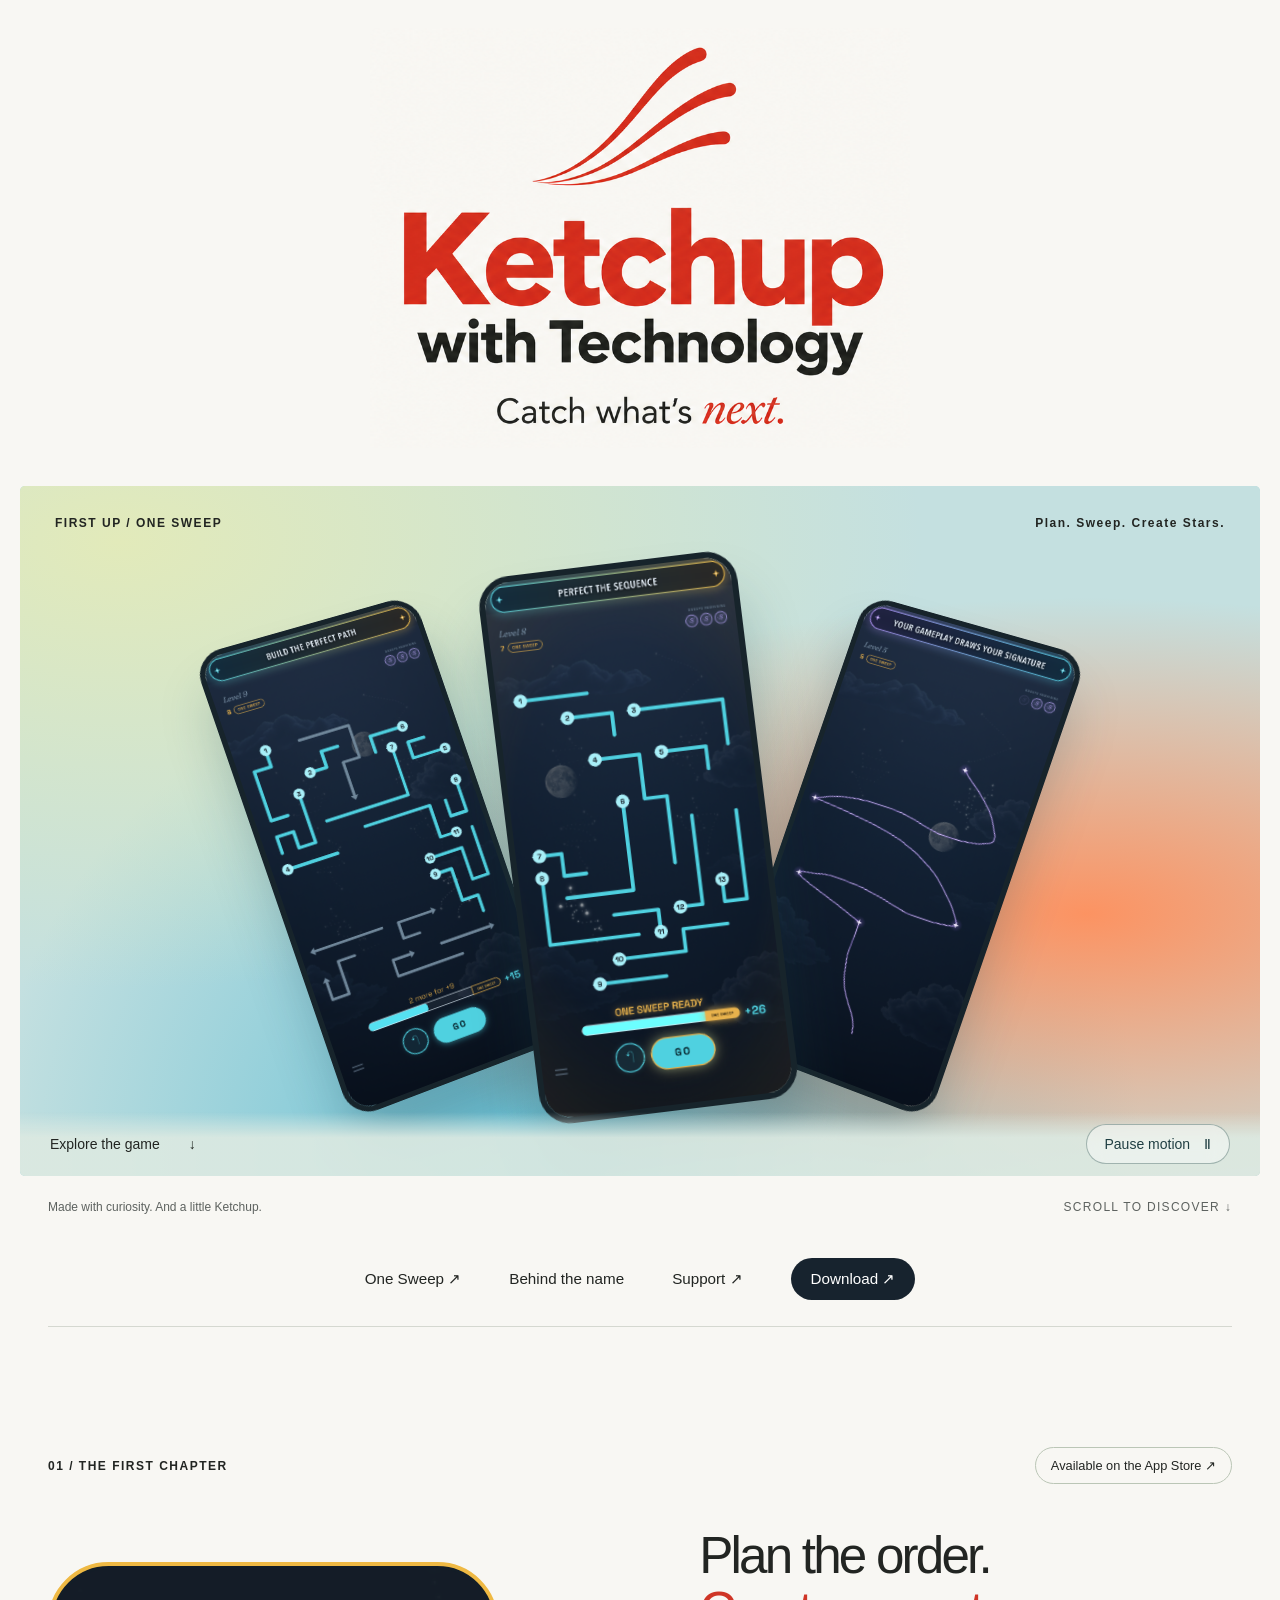
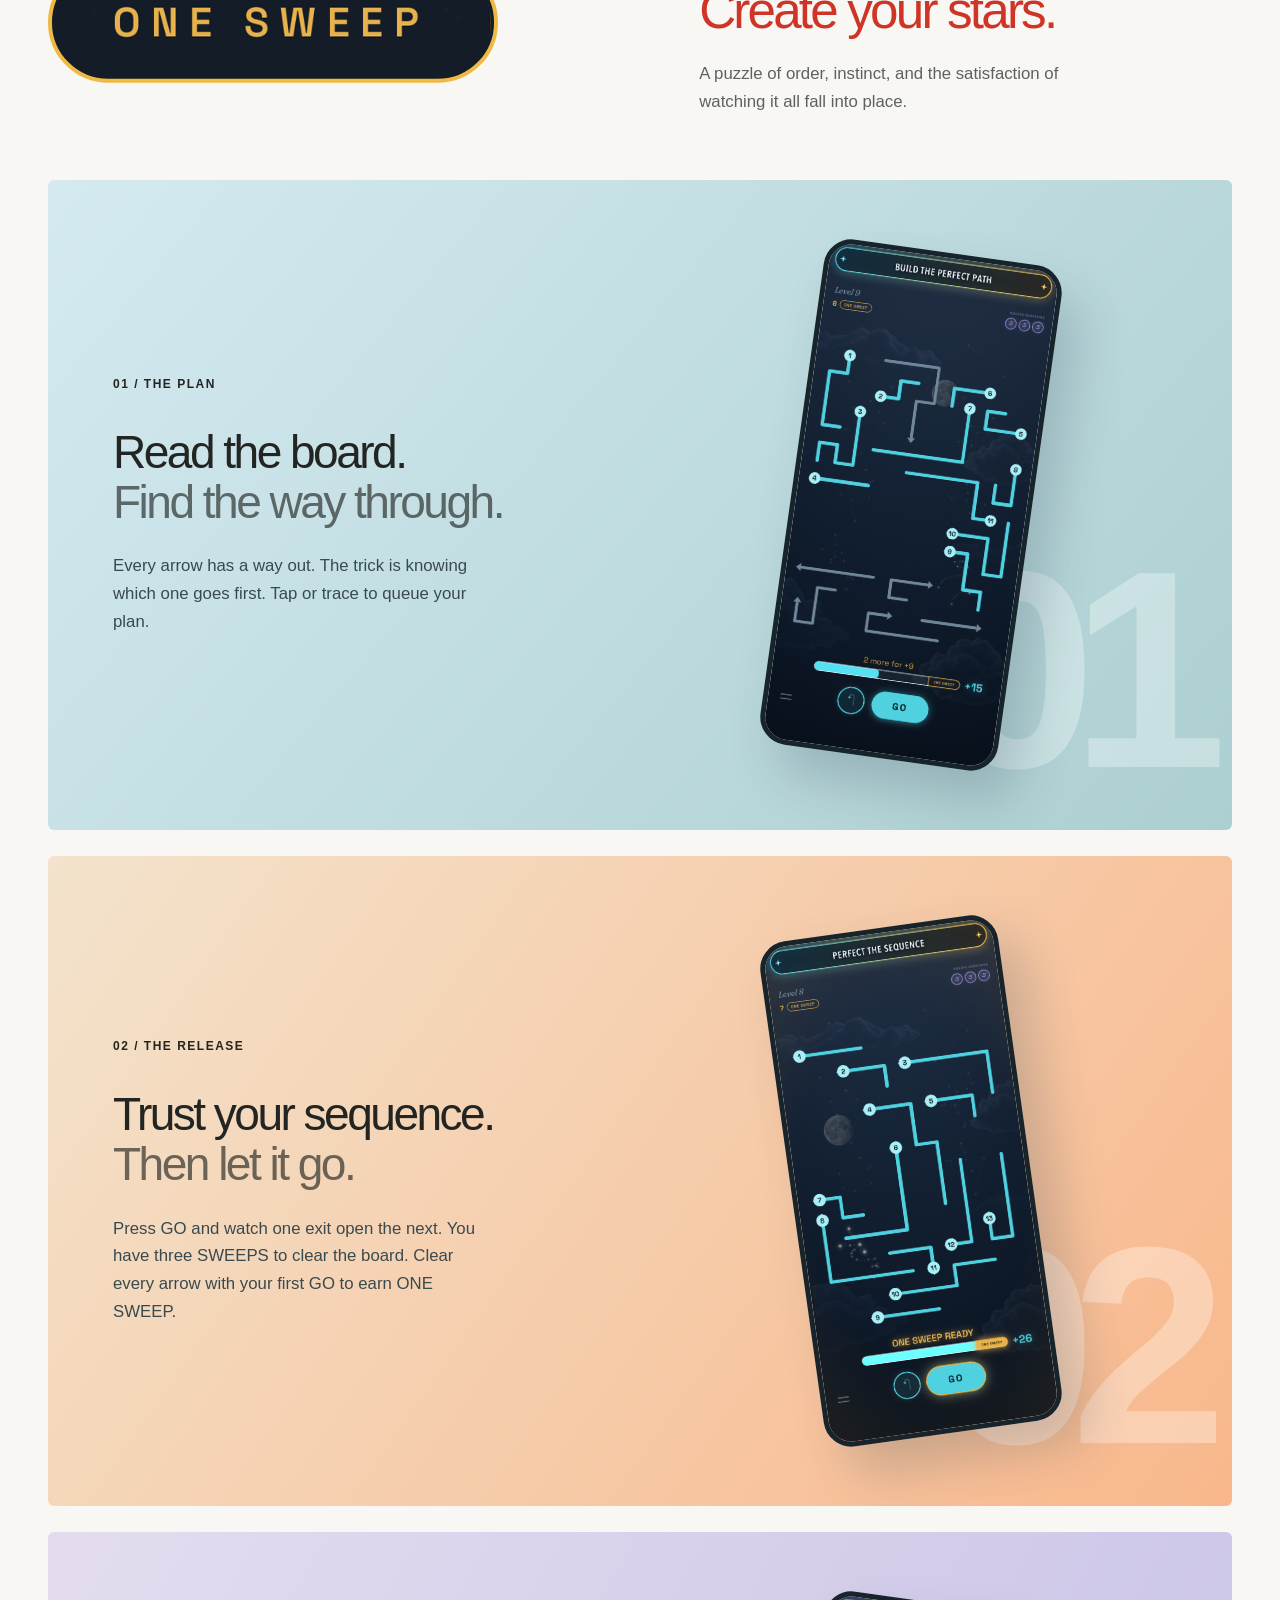
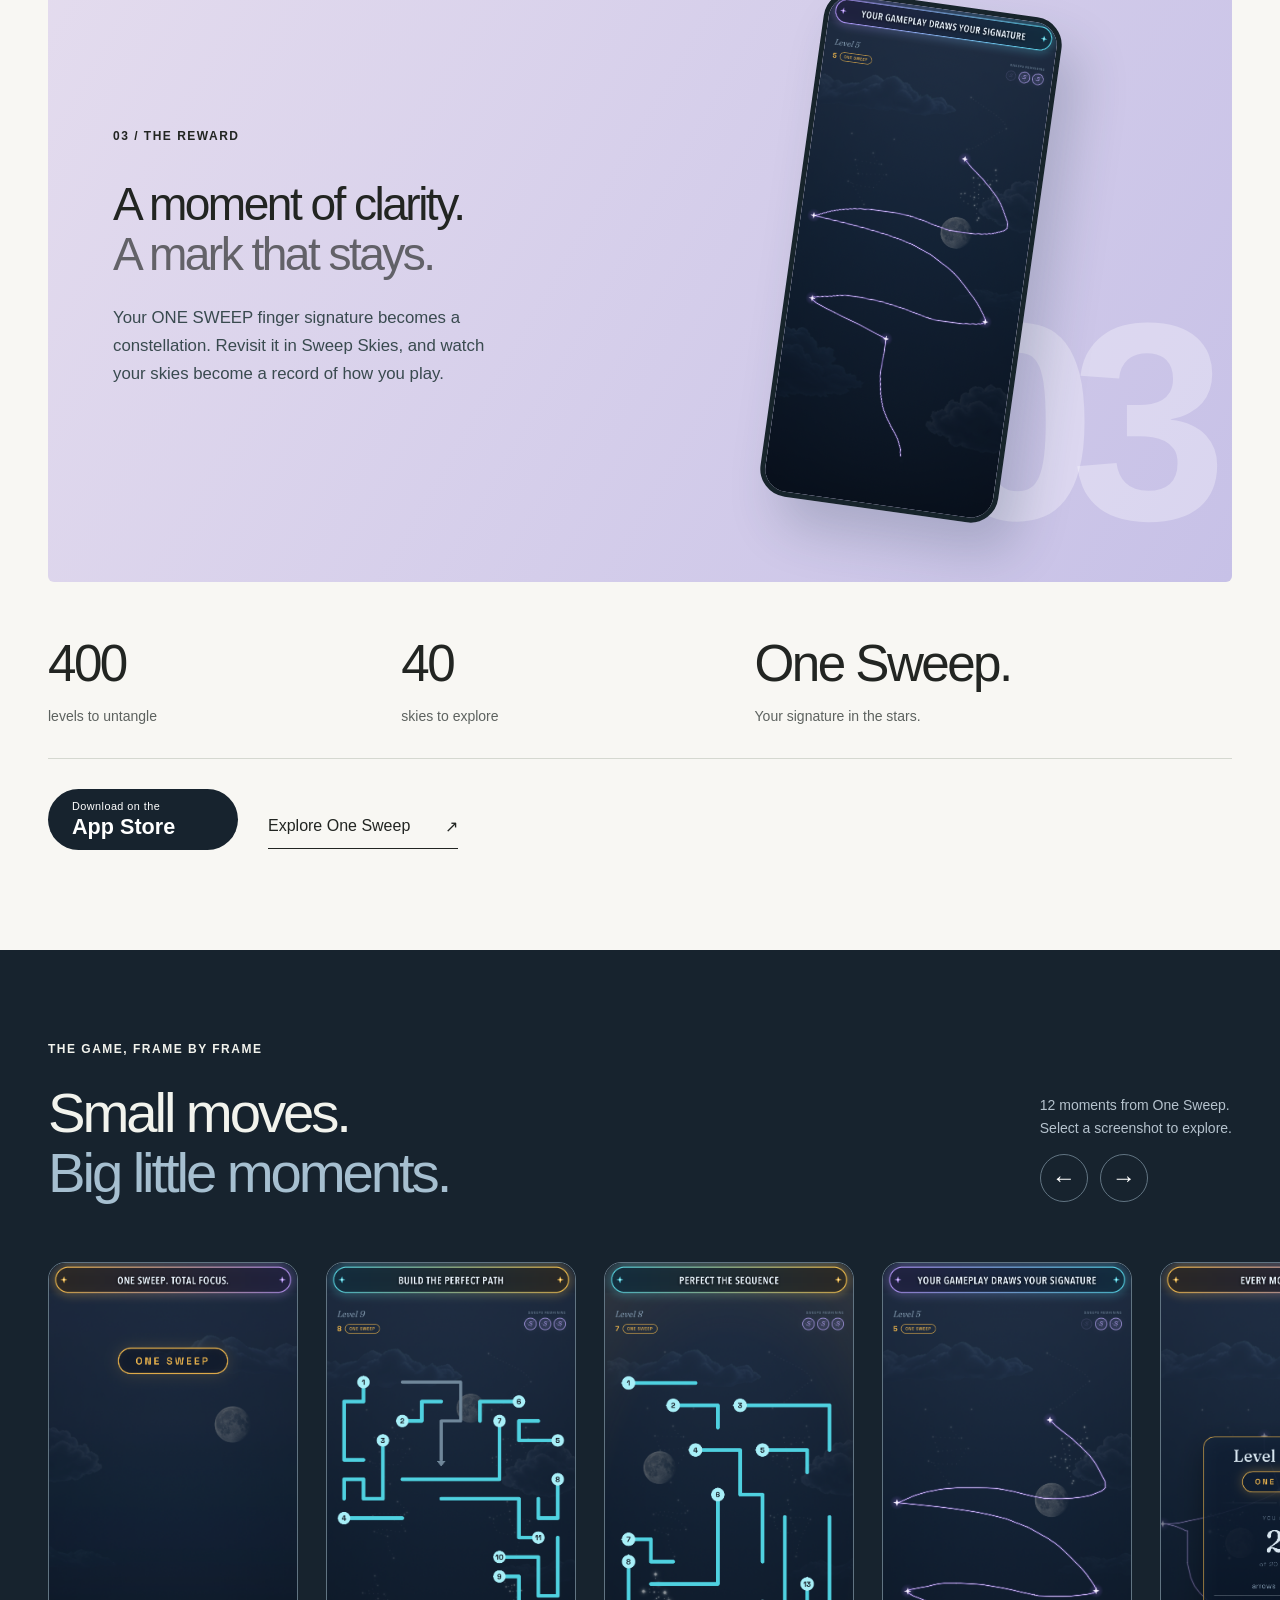
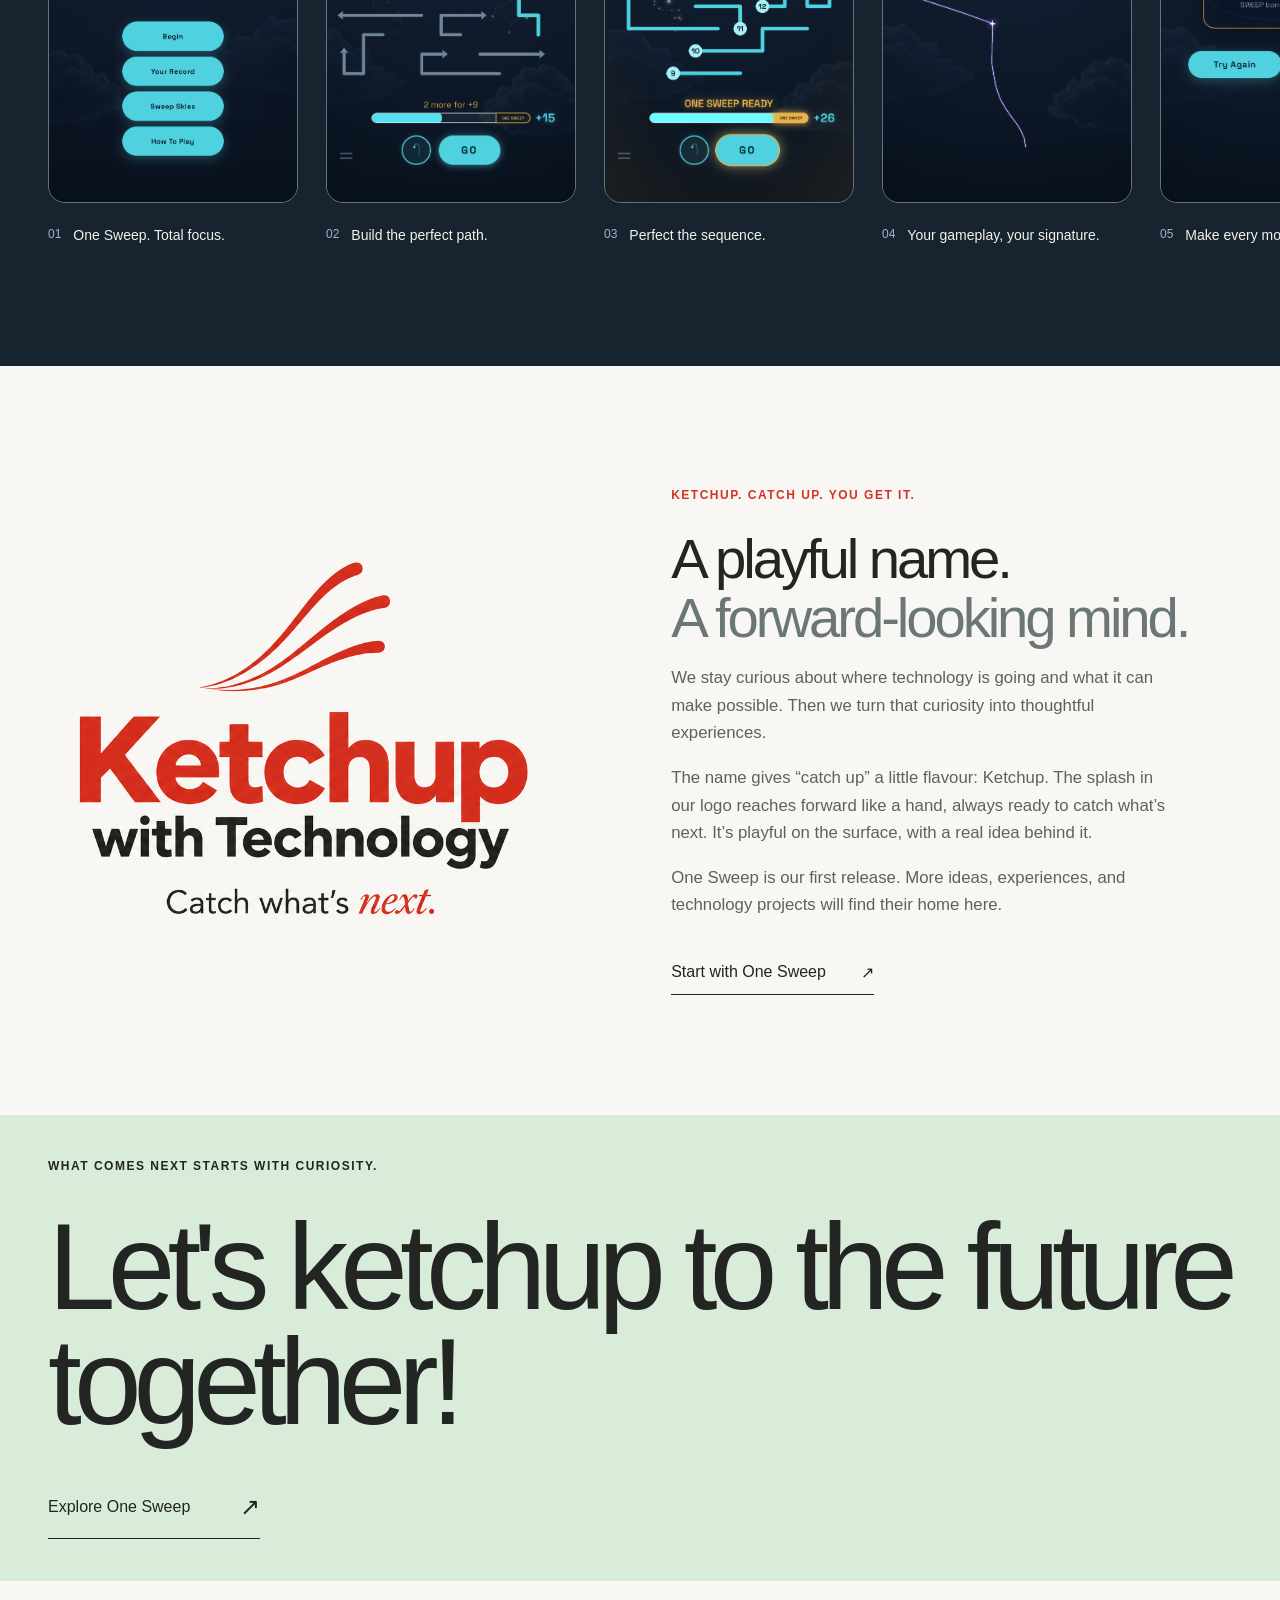
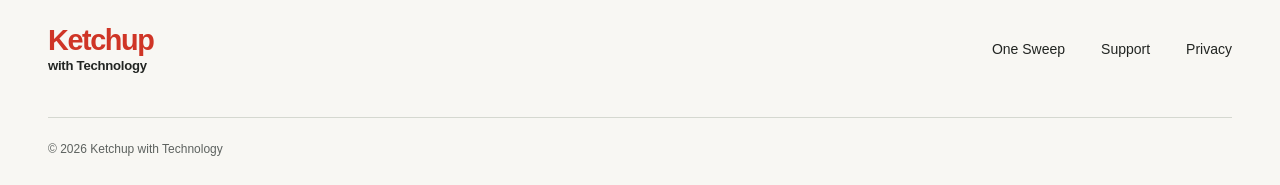
<file: index.html>
<!doctype html><html lang="en"><head><meta charset="utf-8"><meta name="viewport" content="width=device-width, initial-scale=1"><meta name="theme-color" content="#f8f7f3"><meta name="description" content="Catch What's Next. Discover One Sweep, a one-thumb planning puzzle available now on the App Store."><title>Ketchup with Technology | Catch What's Next.</title><link rel="canonical" href="https://ketchupwithtechnology.com/"><link rel="stylesheet" href="./styles.css"><script src="./site.js" defer></script></head><body><a class="skip-link" href="#main">Skip to content</a><main id="main"><section class="hero" aria-labelledby="hero-title"><div class="centered-brand wrap"><h1 id="hero-title"><a class="wordmark brand-image" href="#" aria-label="Ketchup with Technology, home"><svg role="img" aria-label="Ketchup with Technology. Catch what’s next." viewBox="350 150 835 650"><image href="./assets/ketchup-brand-header.png" width="1536" height="1024"/></svg></a></h1></div><div class="cinema"><div class="cinema-light" aria-hidden="true"></div><div class="cinema-caption"><span>FIRST UP / ONE SWEEP</span><span>Plan. Sweep. Create Stars.</span></div><div class="cinema-screens"><a class="shot cinema-left" href="./assets/07-selecting-arrows.png" data-preview data-caption="Build your sequence in One Sweep." aria-label="Enlarge: Build your sequence in One Sweep."><img src="./assets/07-selecting-arrows.png" alt="Build your sequence in One Sweep." width="1206" height="2622" fetchpriority="high"></a><a class="shot cinema-middle" href="./assets/05-perfect-sequence.png" data-preview data-caption="A perfect sequence ready to launch." aria-label="Enlarge: A perfect sequence ready to launch."><img src="./assets/05-perfect-sequence.png" alt="A perfect sequence ready to launch." width="1206" height="2622" fetchpriority="high"></a><a class="shot cinema-right" href="./assets/02-sweep-signature.png" data-preview data-caption="Your finger signature becomes a constellation." aria-label="Enlarge: Your finger signature becomes a constellation."><img src="./assets/02-sweep-signature.png" alt="Your finger signature becomes a constellation." width="1206" height="2622" fetchpriority="high"></a></div><div class="cinema-bottom"><a href="#one-sweep">Explore the game <span aria-hidden="true">↓</span></a><button class="motion-toggle" type="button" aria-pressed="false">Pause motion <span aria-hidden="true">Ⅱ</span></button></div></div><div class="hero-foot wrap"><span>Made with curiosity. And a little Ketchup.</span><span>SCROLL TO DISCOVER ↓</span></div></section><nav class="showcase-navigation wrap" aria-label="Main navigation"><a href="./one-sweep/">One Sweep <span aria-hidden="true">↗</span></a><a href="#about">Behind the name</a><a href="./support/">Support ↗</a><a class="nav-download" href="https://apps.apple.com/ca/app/one-sweep/id6807523722">Download ↗</a></nav><section class="game wrap" id="one-sweep" aria-labelledby="game-title"><div class="game-top"><p class="eyebrow">01 / THE FIRST CHAPTER</p><a class="status" href="https://apps.apple.com/ca/app/one-sweep/id6807523722">Available on the App Store ↗</a></div><div class="game-heading"><h2 id="game-title" class="badge-heading"><svg role="img" aria-label="One Sweep" viewBox="0 0 570 153"><defs><clipPath id="badge-artwork"><rect x="9" y="9" width="552" height="135" rx="67.5"/></clipPath></defs><rect x="2.5" y="2.5" width="565" height="148" rx="74" fill="#131d27"/><image href="./assets/04-one-sweep-badge.png" x="-320" y="-1235" width="1206" height="2622" clip-path="url(#badge-artwork)"/><rect x="2.5" y="2.5" width="565" height="148" rx="74" fill="none" stroke="#efb943" stroke-width="5"/></svg></h2><div><p class="game-lead">Plan the order.<br><span>Create your stars.</span></p><p>A puzzle of order, instinct, and the satisfaction of watching it all fall into place.</p></div></div><div class="story-scenes"><article class="story-scene blue"><div class="scene-copy"><p class="eyebrow">01 / THE PLAN</p><h3>Read the board.<br><span>Find the way through.</span></h3><p>Every arrow has a way out. The trick is knowing which one goes first. Tap or trace to queue your plan.</p></div><div class="scene-image"><a class="shot " href="./assets/07-selecting-arrows.png" data-preview data-caption="Level 9: selected cyan arrows numbered in order." aria-label="Enlarge: Level 9: selected cyan arrows numbered in order."><img src="./assets/07-selecting-arrows.png" alt="Level 9: selected cyan arrows numbered in order." width="1206" height="2622" loading="lazy"></a><span class="scene-index" aria-hidden="true">01</span></div></article><article class="story-scene peach"><div class="scene-copy"><p class="eyebrow">02 / THE RELEASE</p><h3>Trust your sequence.<br><span>Then let it go.</span></h3><p>Press GO and watch one exit open the next. You have three SWEEPS to clear the board. Clear every arrow with your first GO to earn ONE SWEEP.</p></div><div class="scene-image"><a class="shot " href="./assets/05-perfect-sequence.png" data-preview data-caption="Thirteen arrows queued for a ONE SWEEP clear." aria-label="Enlarge: Thirteen arrows queued for a ONE SWEEP clear."><img src="./assets/05-perfect-sequence.png" alt="Thirteen arrows queued for a ONE SWEEP clear." width="1206" height="2622" loading="lazy"></a><span class="scene-index" aria-hidden="true">02</span></div></article><article class="story-scene lilac"><div class="scene-copy"><p class="eyebrow">03 / THE REWARD</p><h3>A moment of clarity.<br><span>A mark that stays.</span></h3><p>Your ONE SWEEP finger signature becomes a constellation. Revisit it in Sweep Skies, and watch your skies become a record of how you play.</p></div><div class="scene-image"><a class="shot " href="./assets/02-sweep-signature.png" data-preview data-caption="A purple finger signature stretching across the moonlit sky." aria-label="Enlarge: A purple finger signature stretching across the moonlit sky."><img src="./assets/02-sweep-signature.png" alt="A purple finger signature stretching across the moonlit sky." width="1206" height="2622" loading="lazy"></a><span class="scene-index" aria-hidden="true">03</span></div></article></div><div class="facts"><p><strong>400</strong>levels to untangle</p><p><strong>40</strong>skies to explore</p><p><strong>One Sweep.</strong>Your signature in the stars.</p></div><div class="release-actions"><a class="app-store-button" href="https://apps.apple.com/ca/app/one-sweep/id6807523722"><span>Download on the</span><strong>App Store</strong></a><a class="text-link" href="./one-sweep/">Explore One Sweep <span aria-hidden="true">↗</span></a></div></section><section class="gallery-section" aria-labelledby="gallery-title"><div class="wrap gallery-heading"><div><p class="eyebrow">THE GAME, FRAME BY FRAME</p><h2 id="gallery-title">Small moves.<br><span>Big little moments.</span></h2></div><div class="gallery-controls"><p>12 moments from One Sweep.<br>Select a screenshot to explore.</p><div><button type="button" data-gallery-step="-1" aria-label="Previous screenshots">←</button><button type="button" data-gallery-step="1" aria-label="Next screenshots">→</button></div></div></div><div class="gallery" tabindex="0" role="region" aria-label="One Sweep screenshot gallery; scroll horizontally to explore"><figure><a class="shot " href="./assets/01-home.png" data-preview data-caption="The One Sweep home screen with Begin, Your Record, Sweep Skies and How To Play." aria-label="Enlarge: The One Sweep home screen with Begin, Your Record, Sweep Skies and How To Play."><img src="./assets/01-home.png" alt="The One Sweep home screen with Begin, Your Record, Sweep Skies and How To Play." width="1206" height="2622" loading="lazy"></a><figcaption><span>01</span>One Sweep. Total focus.</figcaption></figure><figure><a class="shot " href="./assets/07-selecting-arrows.png" data-preview data-caption="Level 9 with selected cyan arrows numbered in queue order." aria-label="Enlarge: Level 9 with selected cyan arrows numbered in queue order."><img src="./assets/07-selecting-arrows.png" alt="Level 9 with selected cyan arrows numbered in queue order." width="1206" height="2622" loading="lazy"></a><figcaption><span>02</span>Build the perfect path.</figcaption></figure><figure><a class="shot " href="./assets/05-perfect-sequence.png" data-preview data-caption="All thirteen arrows queued, with ONE SWEEP READY above GO." aria-label="Enlarge: All thirteen arrows queued, with ONE SWEEP READY above GO."><img src="./assets/05-perfect-sequence.png" alt="All thirteen arrows queued, with ONE SWEEP READY above GO." width="1206" height="2622" loading="lazy"></a><figcaption><span>03</span>Perfect the sequence.</figcaption></figure><figure><a class="shot " href="./assets/02-sweep-signature.png" data-preview data-caption="A purple signature traced across the moonlit sky after a clear." aria-label="Enlarge: A purple signature traced across the moonlit sky after a clear."><img src="./assets/02-sweep-signature.png" alt="A purple signature traced across the moonlit sky after a clear." width="1206" height="2622" loading="lazy"></a><figcaption><span>04</span>Your gameplay, your signature.</figcaption></figure><figure><a class="shot " href="./assets/03-scorecard.png" data-preview data-caption="Level 6 cleared in ONE SWEEP with 20 of 20 possible points." aria-label="Enlarge: Level 6 cleared in ONE SWEEP with 20 of 20 possible points."><img src="./assets/03-scorecard.png" alt="Level 6 cleared in ONE SWEEP with 20 of 20 possible points." width="1206" height="2622" loading="lazy"></a><figcaption><span>05</span>Make every move count.</figcaption></figure><figure><a class="shot " href="./assets/04-one-sweep-badge.png" data-preview data-caption="A gold ONE SWEEP badge awarded after clearing the board." aria-label="Enlarge: A gold ONE SWEEP badge awarded after clearing the board."><img src="./assets/04-one-sweep-badge.png" alt="A gold ONE SWEEP badge awarded after clearing the board." width="1206" height="2622" loading="lazy"></a><figcaption><span>06</span>Earn the ONE SWEEP.</figcaption></figure><figure><a class="shot " href="./assets/06-sweep-to-stars.png" data-preview data-caption="A completed signature settling among the stars." aria-label="Enlarge: A completed signature settling among the stars."><img src="./assets/06-sweep-to-stars.png" alt="A completed signature settling among the stars." width="1206" height="2622" loading="lazy"></a><figcaption><span>07</span>Turn SWEEPs into stars.</figcaption></figure><figure><a class="shot " href="./assets/08-sky-one-complete.png" data-preview data-caption="Sky 1 complete, with all ten levels cleared in ONE SWEEP." aria-label="Enlarge: Sky 1 complete, with all ten levels cleared in ONE SWEEP."><img src="./assets/08-sky-one-complete.png" alt="Sky 1 complete, with all ten levels cleared in ONE SWEEP." width="1206" height="2622" loading="lazy"></a><figcaption><span>08</span>Master an entire sky.</figcaption></figure><figure><a class="shot " href="./assets/09-completed-sky.png" data-preview data-caption="All ten earned constellation signatures in Clear Midnight." aria-label="Enlarge: All ten earned constellation signatures in Clear Midnight."><img src="./assets/09-completed-sky.png" alt="All ten earned constellation signatures in Clear Midnight." width="1206" height="2622" loading="lazy"></a><figcaption><span>09</span>Your constellations, together.</figcaption></figure><figure><a class="shot " href="./assets/10-replay-signature.png" data-preview data-caption="A saved Level 4 constellation being replayed in Sweep Skies." aria-label="Enlarge: A saved Level 4 constellation being replayed in Sweep Skies."><img src="./assets/10-replay-signature.png" alt="A saved Level 4 constellation being replayed in Sweep Skies." width="1206" height="2622" loading="lazy"></a><figcaption><span>10</span>Replay your signature.</figcaption></figure><figure><a class="shot " href="./assets/11-sweep-skies.png" data-preview data-caption="The Sweep Skies collection with Sky 1 perfect and Sky 2 in progress." aria-label="Enlarge: The Sweep Skies collection with Sky 1 perfect and Sky 2 in progress."><img src="./assets/11-sweep-skies.png" alt="The Sweep Skies collection with Sky 1 perfect and Sky 2 in progress." width="1206" height="2622" loading="lazy"></a><figcaption><span>11</span>Explore 40 skies.</figcaption></figure><figure><a class="shot " href="./assets/12-constellation-carryover.png" data-preview data-caption="Level 14 arrows over a purple sky with previously earned constellations." aria-label="Enlarge: Level 14 arrows over a purple sky with previously earned constellations."><img src="./assets/12-constellation-carryover.png" alt="Level 14 arrows over a purple sky with previously earned constellations." width="1206" height="2622" loading="lazy"></a><figcaption><span>12</span>Keep your stars with you.</figcaption></figure></div></section><section class="about wrap" id="about" aria-labelledby="about-title"><div class="about-art"><svg role="img" aria-label="Ketchup with Technology. Catch what’s next." viewBox="350 150 835 650"><image href="./assets/ketchup-brand-header.png" width="1536" height="1024"/></svg></div><div class="about-copy"><p class="eyebrow">KETCHUP. CATCH UP. YOU GET IT.</p><h2 id="about-title">A playful name.<br><span>A forward-looking mind.</span></h2><p>We stay curious about where technology is going and what it can make possible. Then we turn that curiosity into thoughtful experiences.</p><p>The name gives “catch up” a little flavour: Ketchup. The splash in our logo reaches forward like a hand, always ready to catch what’s next. It’s playful on the surface, with a real idea behind it.</p><p>One Sweep is our first release. More ideas, experiences, and technology projects will find their home here.</p><a class="text-link" href="#one-sweep">Start with One Sweep <span aria-hidden="true">↗</span></a></div></section><section class="next"><div class="wrap"><p class="eyebrow">WHAT COMES NEXT STARTS WITH CURIOSITY.</p><h2>Let's ketchup to the future together!</h2><a class="button" href="#one-sweep">Explore One Sweep <span aria-hidden="true">↗</span></a></div></section></main><footer class="wrap footer"><a class="wordmark" href="#">Ketchup<span>with Technology</span></a><nav aria-label="Footer navigation"><a href="./one-sweep/">One Sweep</a><a href="./support/">Support</a><a href="./privacy/">Privacy</a></nav><p>© 2026 Ketchup with Technology</p></footer><dialog aria-labelledby="preview-caption" id="image-preview"><button type="button" class="close-preview" aria-label="Close screenshot preview">Close ×</button><img alt="" width="1206" height="2622"><p id="preview-caption"></p></dialog></body></html>
</file>
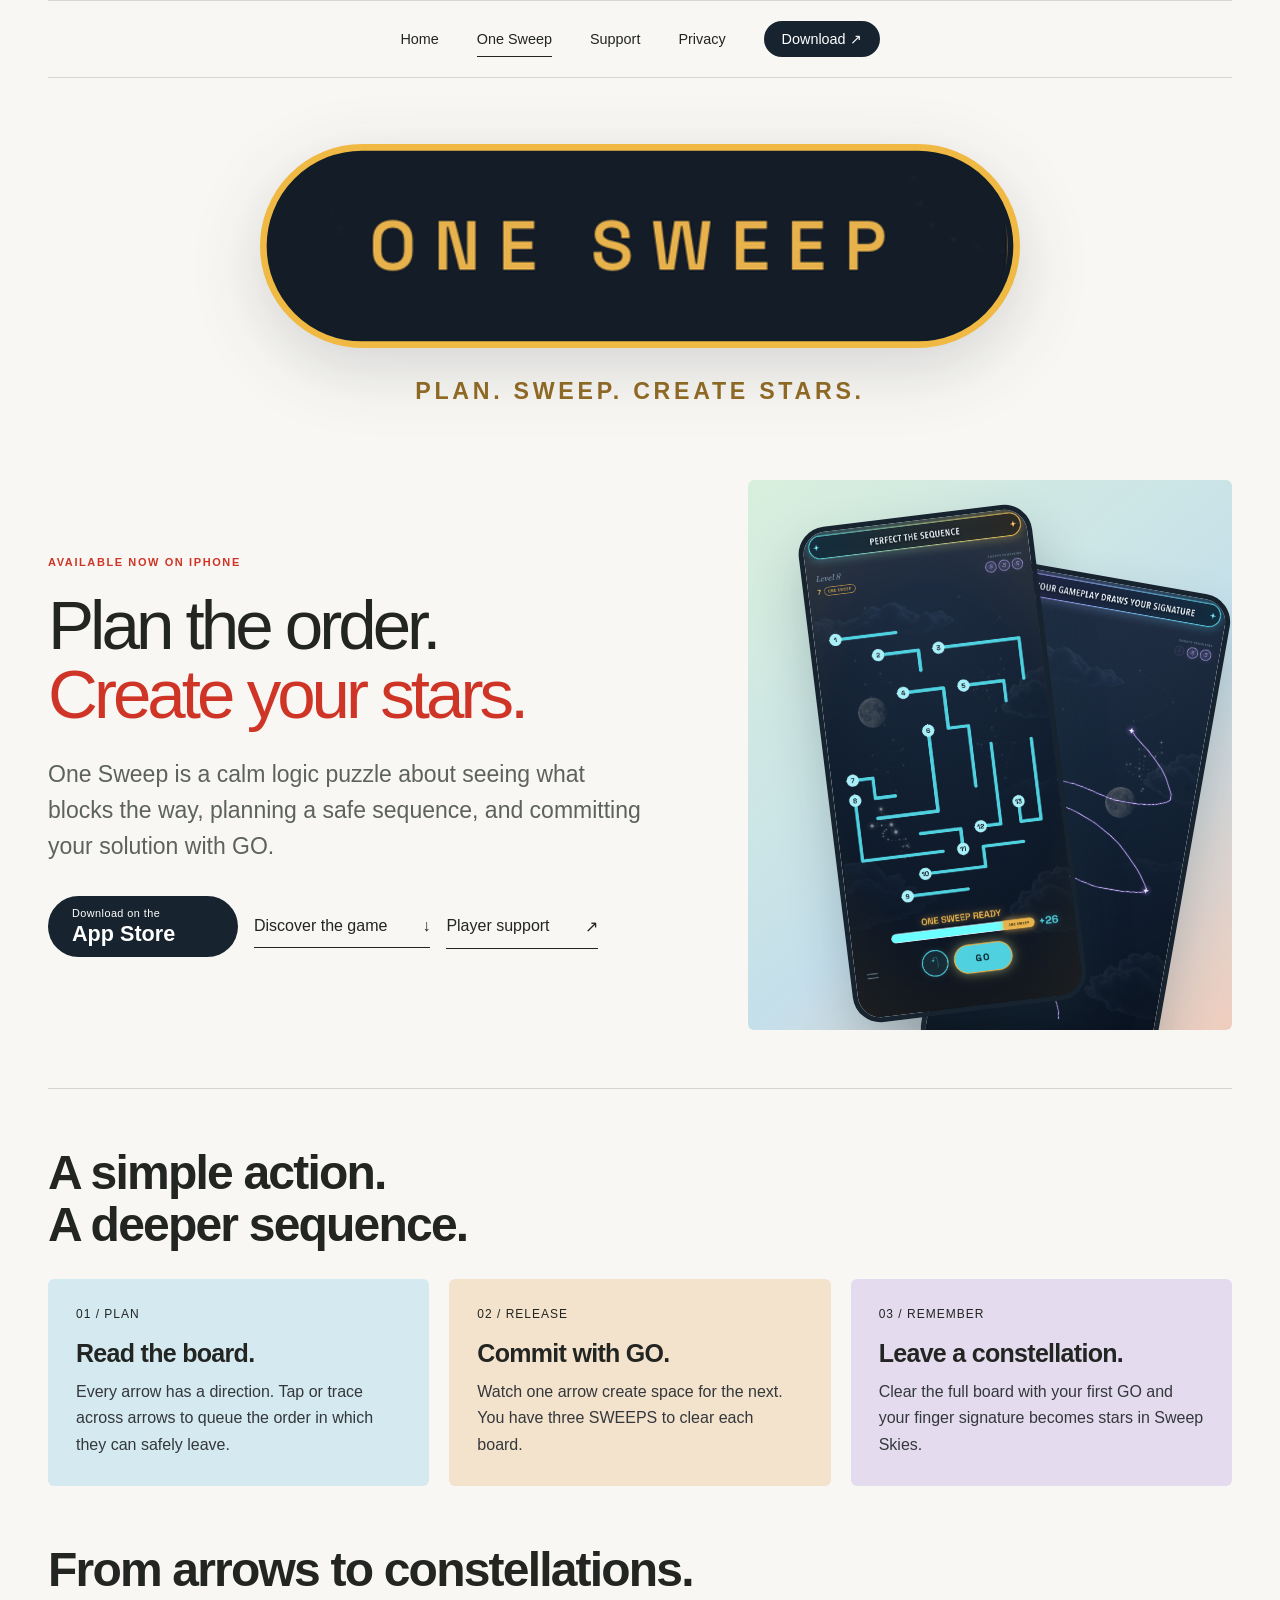
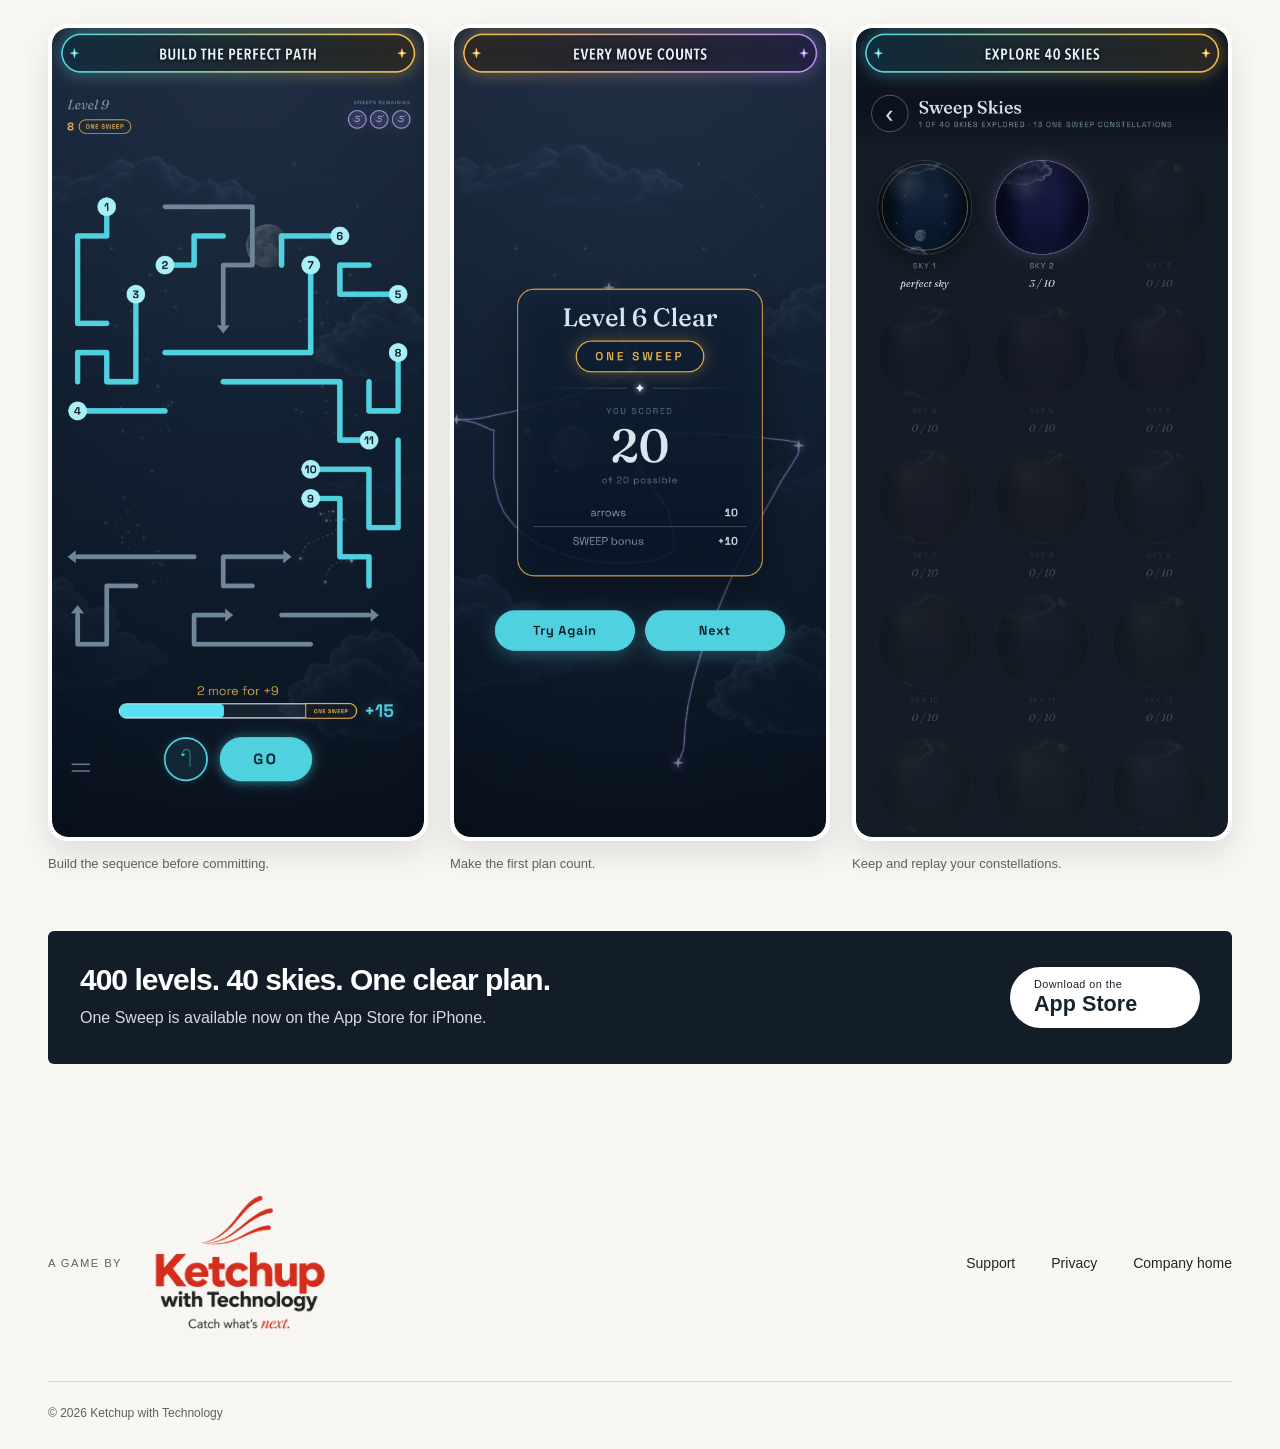
<file: one-sweep/index.html>
<!doctype html><html lang="en"><head><meta charset="utf-8"><meta name="viewport" content="width=device-width, initial-scale=1"><meta name="theme-color" content="#f8f7f3"><meta name="description" content="One Sweep is a one-thumb planning puzzle for iPhone. Plan the order, press GO, and create your stars. Available now on the App Store."><title>One Sweep for iPhone | Ketchup with Technology</title><link rel="canonical" href="https://ketchupwithtechnology.com/one-sweep/"><link rel="stylesheet" href="../styles.css"><script src="../site.js" defer></script><script type="application/ld+json">{"@context":"https://schema.org","@type":"SoftwareApplication","name":"One Sweep","applicationCategory":"GameApplication","operatingSystem":"iOS","url":"https://ketchupwithtechnology.com/one-sweep/","downloadUrl":"https://apps.apple.com/ca/app/one-sweep/id6807523722","author":{"@type":"Organization","name":"Ketchup with Technology","url":"https://ketchupwithtechnology.com/"}}</script></head><body class="subpage"><a class="skip-link" href="#main">Skip to content</a><nav class="page-navigation wrap" aria-label="Main navigation"><a href="../">Home</a><a href="./" aria-current="page">One Sweep</a><a href="../support/">Support</a><a href="../privacy/">Privacy</a><a class="nav-download" href="https://apps.apple.com/ca/app/one-sweep/id6807523722">Download ↗</a></nav><main id="main" class="page-main"><section class="page-hero one-sweep-page-hero wrap" aria-labelledby="one-sweep-title"><div class="one-sweep-masthead"><h1 id="one-sweep-title" class="one-sweep-logo"><svg role="img" aria-label="One Sweep" viewBox="0 0 570 153"><defs><clipPath id="one-sweep-page-badge"><rect x="9" y="9" width="552" height="135" rx="67.5"/></clipPath></defs><rect x="2.5" y="2.5" width="565" height="148" rx="74" fill="#131d27"/><image href="../assets/04-one-sweep-badge.png" x="-320" y="-1235" width="1206" height="2622" clip-path="url(#one-sweep-page-badge)"/><rect x="2.5" y="2.5" width="565" height="148" rx="74" fill="none" stroke="#efb943" stroke-width="5"/></svg></h1><p>Plan. Sweep. Create Stars.</p></div><div class="page-hero-grid"><div><p class="page-kicker">AVAILABLE NOW ON IPHONE</p><h2 class="page-title">Plan the order.<br><span>Create your stars.</span></h2><p class="page-lede">One Sweep is a calm logic puzzle about seeing what blocks the way, planning a safe sequence, and committing your solution with GO.</p><div class="page-actions"><a class="app-store-button" href="https://apps.apple.com/ca/app/one-sweep/id6807523722"><span>Download on the</span><strong>App Store</strong></a><a class="text-link" href="#how-it-works">Discover the game <span aria-hidden="true">↓</span></a><a class="text-link" href="../support/">Player support <span aria-hidden="true">↗</span></a></div></div><div class="product-hero-visual"><a class="shot product-hero-main" href="../assets/05-perfect-sequence.png" data-preview data-caption="Plan the complete sequence, then commit with GO."><img src="../assets/05-perfect-sequence.png" alt="One Sweep board with thirteen arrows queued in order and ONE SWEEP READY." width="1206" height="2622"></a><a class="shot product-hero-side" href="../assets/02-sweep-signature.png" data-preview data-caption="Your gameplay draws a signature in the sky."><img src="../assets/02-sweep-signature.png" alt="A purple One Sweep signature drawn across the night sky." width="1206" height="2622"></a></div></div></section><section class="page-section wrap" id="how-it-works"><h2>A simple action.<br>A deeper sequence.</h2><div class="info-grid"><article class="info-card"><span class="feature-number">01 / PLAN</span><h3>Read the board.</h3><p>Every arrow has a direction. Tap or trace across arrows to queue the order in which they can safely leave.</p></article><article class="info-card"><span class="feature-number">02 / RELEASE</span><h3>Commit with GO.</h3><p>Watch one arrow create space for the next. You have three SWEEPS to clear each board.</p></article><article class="info-card"><span class="feature-number">03 / REMEMBER</span><h3>Leave a constellation.</h3><p>Clear the full board with your first GO and your finger signature becomes stars in Sweep Skies.</p></article></div></section><section class="page-section wrap"><h2>From arrows to constellations.</h2><div class="product-shots"><figure><a class="shot" href="../assets/07-selecting-arrows.png" data-preview data-caption="Build a safe sequence by selecting arrows in order."><img src="../assets/07-selecting-arrows.png" alt="Selected arrows numbered in queue order on a One Sweep board." width="1206" height="2622"></a><figcaption>Build the sequence before committing.</figcaption></figure><figure><a class="shot" href="../assets/03-scorecard.png" data-preview data-caption="Clear a board with the first GO to earn ONE SWEEP."><img src="../assets/03-scorecard.png" alt="One Sweep score screen after a perfect clear." width="1206" height="2622"></a><figcaption>Make the first plan count.</figcaption></figure><figure><a class="shot" href="../assets/11-sweep-skies.png" data-preview data-caption="Your earned signatures remain in Sweep Skies."><img src="../assets/11-sweep-skies.png" alt="Sweep Skies showing earned constellation progress." width="1206" height="2622"></a><figcaption>Keep and replay your constellations.</figcaption></figure></div></section><section class="page-section wrap"><div class="status-panel"><div><h2>400 levels. 40 skies. One clear plan.</h2><p>One Sweep is available now on the App Store for iPhone.</p></div><a class="app-store-button light" href="https://apps.apple.com/ca/app/one-sweep/id6807523722"><span>Download on the</span><strong>App Store</strong></a></div></section></main><footer class="wrap footer"><div class="game-studio-credit"><span>A game by</span><a class="footer-studio-logo" href="../" aria-label="Ketchup with Technology, home"><svg role="img" aria-label="Ketchup with Technology. Catch what’s next." viewBox="350 150 835 650"><image href="../assets/ketchup-brand-header.png" width="1536" height="1024"/></svg></a></div><nav aria-label="Footer navigation"><a href="../support/">Support</a><a href="../privacy/">Privacy</a><a href="../">Company home</a></nav><p>© 2026 Ketchup with Technology</p></footer><dialog aria-labelledby="preview-caption" id="image-preview"><button type="button" class="close-preview" aria-label="Close screenshot preview">Close ×</button><img alt="" width="1206" height="2622"><p id="preview-caption"></p></dialog></body></html>
</file>
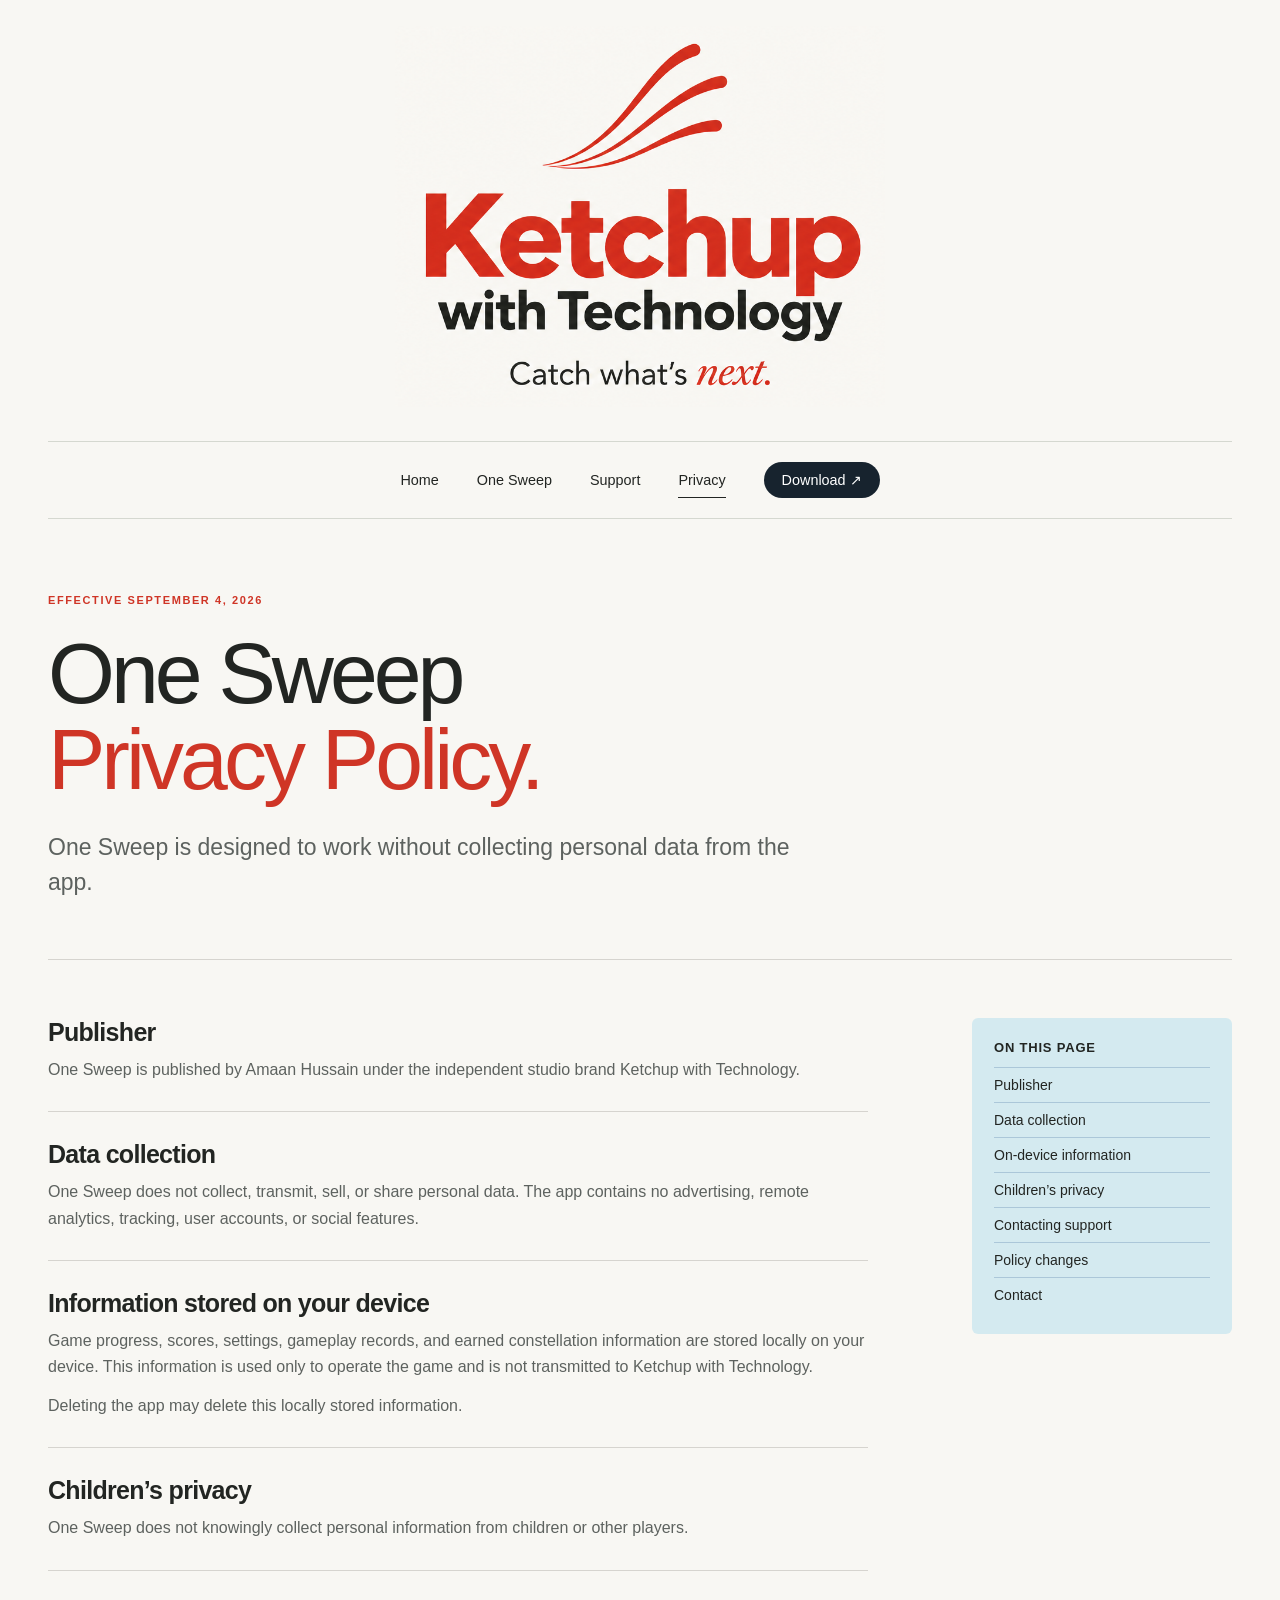
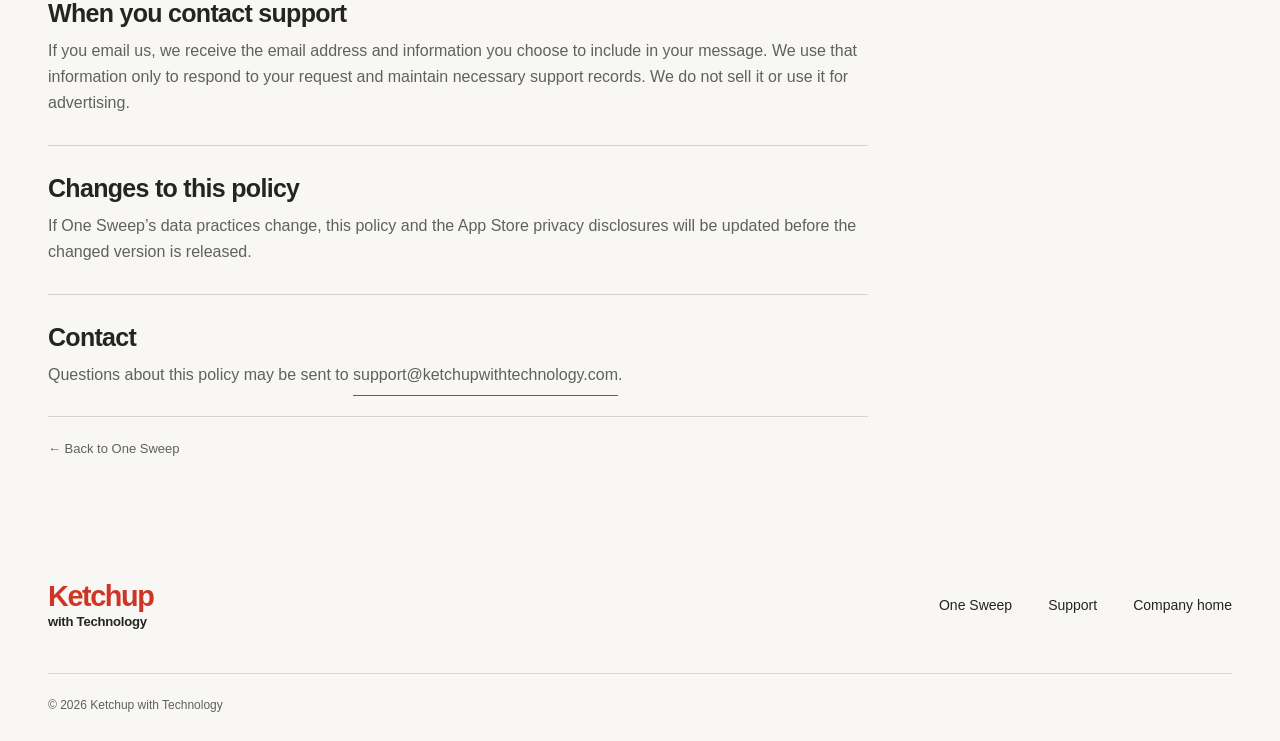
<file: privacy/index.html>
<!doctype html><html lang="en"><head><meta charset="utf-8"><meta name="viewport" content="width=device-width, initial-scale=1"><meta name="theme-color" content="#fbfaf7"><meta name="description" content="Privacy policy for One Sweep by Ketchup with Technology."><title>One Sweep Privacy Policy | Ketchup with Technology</title><link rel="canonical" href="https://ketchupwithtechnology.com/privacy"><link rel="stylesheet" href="../styles.css"></head><body class="subpage"><a class="skip-link" href="#main">Skip to content</a><header class="subpage-brand wrap"><a class="wordmark brand-image" href="../" aria-label="Ketchup with Technology, home"><svg role="img" aria-label="Ketchup with Technology. Catch what’s next." viewBox="350 150 835 650"><image href="../assets/ketchup-brand-header.png" width="1536" height="1024"/></svg></a></header><nav class="page-navigation wrap" aria-label="Main navigation"><a href="../">Home</a><a href="../one-sweep/">One Sweep</a><a href="../support/">Support</a><a href="./" aria-current="page">Privacy</a><a class="nav-download" href="https://apps.apple.com/ca/app/one-sweep/id6807523722">Download ↗</a></nav><main id="main" class="page-main"><section class="page-hero wrap"><p class="page-kicker">EFFECTIVE SEPTEMBER 4, 2026</p><h1 class="page-title">One Sweep<br><span>Privacy Policy.</span></h1><p class="page-lede">One Sweep is designed to work without collecting personal data from the app.</p></section><section class="page-section wrap"><div class="policy-layout"><div class="policy-content"><section class="policy-section" id="publisher"><h2>Publisher</h2><p>One Sweep is published by Amaan Hussain under the independent studio brand Ketchup with Technology.</p></section><section class="policy-section" id="collection"><h2>Data collection</h2><p>One Sweep does not collect, transmit, sell, or share personal data. The app contains no advertising, remote analytics, tracking, user accounts, or social features.</p></section><section class="policy-section" id="device"><h2>Information stored on your device</h2><p>Game progress, scores, settings, gameplay records, and earned constellation information are stored locally on your device. This information is used only to operate the game and is not transmitted to Ketchup with Technology.</p><p>Deleting the app may delete this locally stored information.</p></section><section class="policy-section" id="children"><h2>Children’s privacy</h2><p>One Sweep does not knowingly collect personal information from children or other players.</p></section><section class="policy-section" id="support"><h2>When you contact support</h2><p>If you email us, we receive the email address and information you choose to include in your message. We use that information only to respond to your request and maintain necessary support records. We do not sell it or use it for advertising.</p></section><section class="policy-section" id="changes"><h2>Changes to this policy</h2><p>If One Sweep’s data practices change, this policy and the App Store privacy disclosures will be updated before the changed version is released.</p></section><section class="policy-section" id="contact"><h2>Contact</h2><p>Questions about this policy may be sent to <a class="text-link" href="mailto:support@ketchupwithtechnology.com">support@ketchupwithtechnology.com</a>.</p></section></div><aside class="policy-nav" aria-label="Privacy policy sections"><strong>ON THIS PAGE</strong><a href="#publisher">Publisher</a><a href="#collection">Data collection</a><a href="#device">On-device information</a><a href="#children">Children’s privacy</a><a href="#support">Contacting support</a><a href="#changes">Policy changes</a><a href="#contact">Contact</a></aside></div><a class="back-link" href="../one-sweep/">← Back to One Sweep</a></section></main><footer class="wrap footer"><a class="wordmark" href="../">Ketchup<span>with Technology</span></a><nav aria-label="Footer navigation"><a href="../one-sweep/">One Sweep</a><a href="../support/">Support</a><a href="../">Company home</a></nav><p>© 2026 Ketchup with Technology</p></footer></body></html>
</file>
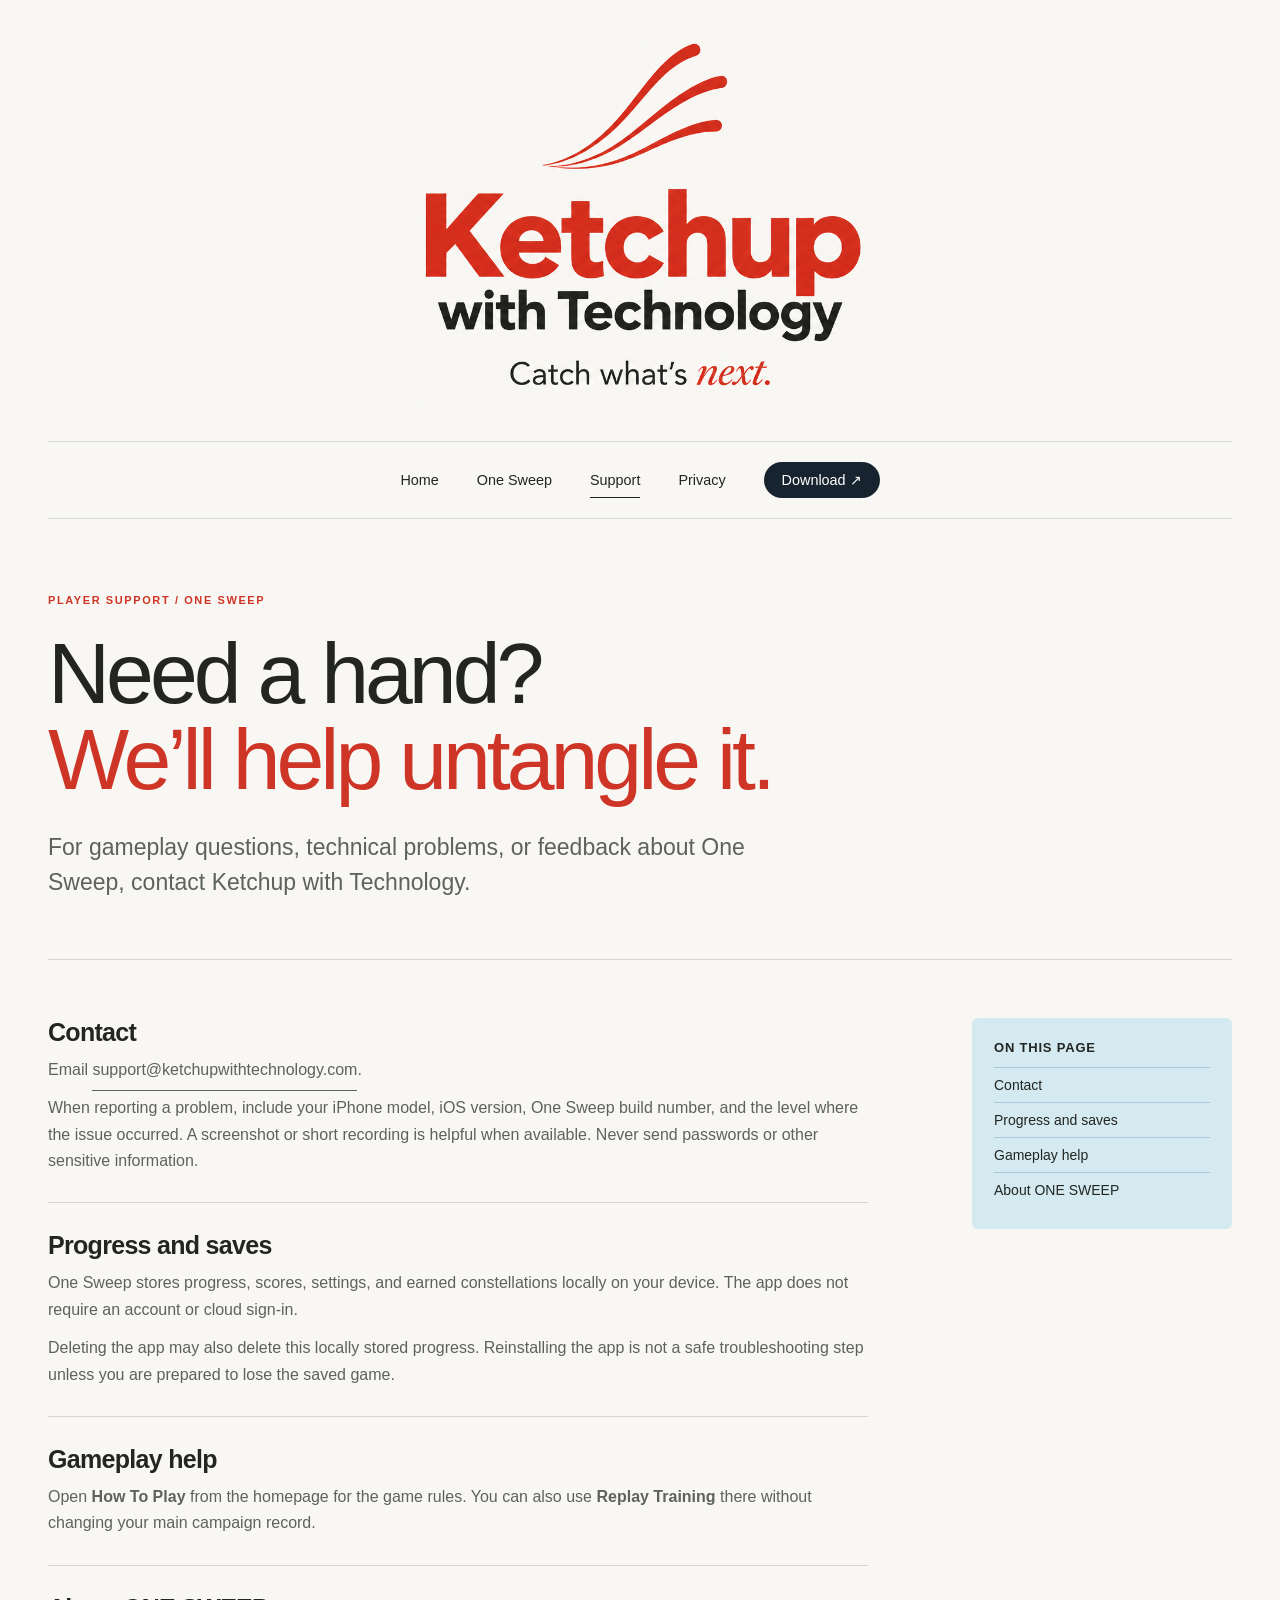
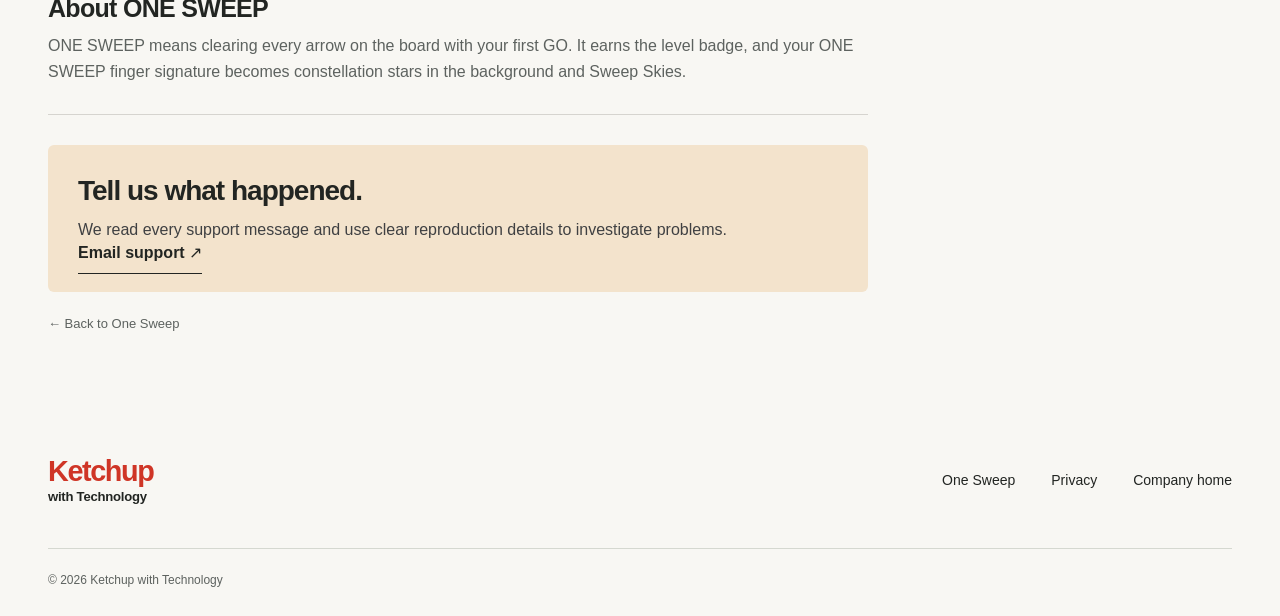
<file: support/index.html>
<!doctype html><html lang="en"><head><meta charset="utf-8"><meta name="viewport" content="width=device-width, initial-scale=1"><meta name="theme-color" content="#fbfaf7"><meta name="description" content="Official support for One Sweep by Ketchup with Technology."><title>One Sweep Support | Ketchup with Technology</title><link rel="canonical" href="https://ketchupwithtechnology.com/support"><link rel="stylesheet" href="../styles.css"></head><body class="subpage"><a class="skip-link" href="#main">Skip to content</a><header class="subpage-brand wrap"><a class="wordmark brand-image" href="../" aria-label="Ketchup with Technology, home"><svg role="img" aria-label="Ketchup with Technology. Catch what’s next." viewBox="350 150 835 650"><image href="../assets/ketchup-brand-header.png" width="1536" height="1024"/></svg></a></header><nav class="page-navigation wrap" aria-label="Main navigation"><a href="../">Home</a><a href="../one-sweep/">One Sweep</a><a href="./" aria-current="page">Support</a><a href="../privacy/">Privacy</a><a class="nav-download" href="https://apps.apple.com/ca/app/one-sweep/id6807523722">Download ↗</a></nav><main id="main" class="page-main"><section class="page-hero wrap"><p class="page-kicker">PLAYER SUPPORT / ONE SWEEP</p><h1 class="page-title">Need a hand?<br><span>We’ll help untangle it.</span></h1><p class="page-lede">For gameplay questions, technical problems, or feedback about One Sweep, contact Ketchup with Technology.</p></section><section class="page-section wrap"><div class="policy-layout"><div class="policy-content"><section class="policy-section" id="contact"><h2>Contact</h2><p>Email <a class="text-link" href="mailto:support@ketchupwithtechnology.com">support@ketchupwithtechnology.com</a>.</p><p>When reporting a problem, include your iPhone model, iOS version, One Sweep build number, and the level where the issue occurred. A screenshot or short recording is helpful when available. Never send passwords or other sensitive information.</p></section><section class="policy-section" id="progress"><h2>Progress and saves</h2><p>One Sweep stores progress, scores, settings, and earned constellations locally on your device. The app does not require an account or cloud sign-in.</p><p>Deleting the app may also delete this locally stored progress. Reinstalling the app is not a safe troubleshooting step unless you are prepared to lose the saved game.</p></section><section class="policy-section" id="gameplay"><h2>Gameplay help</h2><p>Open <strong>How To Play</strong> from the homepage for the game rules. You can also use <strong>Replay Training</strong> there without changing your main campaign record.</p></section><section class="policy-section" id="one-sweep"><h2>About ONE SWEEP</h2><p>ONE SWEEP means clearing every arrow on the board with your first GO. It earns the level badge, and your ONE SWEEP finger signature becomes constellation stars in the background and Sweep Skies.</p></section><div class="contact-card"><h2>Tell us what happened.</h2><p>We read every support message and use clear reproduction details to investigate problems.</p><a class="text-link" href="mailto:support@ketchupwithtechnology.com">Email support <span aria-hidden="true">↗</span></a></div></div><aside class="policy-nav" aria-label="Support topics"><strong>ON THIS PAGE</strong><a href="#contact">Contact</a><a href="#progress">Progress and saves</a><a href="#gameplay">Gameplay help</a><a href="#one-sweep">About ONE SWEEP</a></aside></div><a class="back-link" href="../one-sweep/">← Back to One Sweep</a></section></main><footer class="wrap footer"><a class="wordmark" href="../">Ketchup<span>with Technology</span></a><nav aria-label="Footer navigation"><a href="../one-sweep/">One Sweep</a><a href="../privacy/">Privacy</a><a href="../">Company home</a></nav><p>© 2026 Ketchup with Technology</p></footer></body></html>
</file>
<file: styles.css>
:root{color-scheme:light;--paper:#f8f7f3;--ink:#222522;--muted:#5d625f;--red:#cf3526;--line:#d5d8d0;font-family:Inter,"Helvetica Neue",Arial,sans-serif;background:var(--paper);color:var(--ink);font-synthesis:none}*{box-sizing:border-box}body{margin:0}html{scroll-behavior:smooth;scroll-padding-top:2rem}a{color:inherit;text-decoration:none}button{font:inherit;cursor:pointer}img{display:block;width:100%;height:auto}p{line-height:1.65}a:focus-visible,button:focus-visible,[tabindex]:focus-visible{outline:3px solid #155ecc;outline-offset:6px}.wrap{width:min(1320px,calc(100% - 96px));margin:auto}.skip-link{position:fixed;top:12px;left:12px;z-index:20;background:white;padding:15px;transform:translateY(-160%)}.skip-link:focus{transform:none}.header{display:flex;justify-content:space-between;align-items:center;padding-block:30px;gap:30px}.wordmark{font-size:1.8rem;font-weight:800;color:var(--red);letter-spacing:-1.4px;line-height:1;display:inline-block}.wordmark span{display:block;font-size:.82rem;font-weight:600;letter-spacing:-.25px;margin-top:4px;color:var(--ink)}nav{display:flex;gap:36px;font-size:.875rem}nav a{padding:12px 0}nav a:hover{color:var(--red)}.header nav a:first-child{border-bottom:1px solid var(--ink)}.header nav span{margin-left:12px}.hero{padding-top:35px;overflow:hidden}.hero-top{display:flex;justify-content:space-between;align-items:start;gap:30px}.hero-top>p{font-size:.875rem;margin:0;line-height:1.5;color:var(--muted)}.hero-kicker,.eyebrow{font-size:.75rem;letter-spacing:1.5px;font-weight:600;line-height:1.5}.signal-dot{display:inline-block;background:var(--red);width:7px;height:7px;border-radius:50%;margin-right:12px}.hero-title{position:relative;padding-block:30px 60px}.hero h1{font-size:clamp(5rem,11.8vw,11.4rem);line-height:.88;letter-spacing:-.075em;font-weight:600;margin:0;position:relative;z-index:1}.hero h1>span{display:block}.hero h1 .next-line{padding-left:17%}.hero h1 em{font-family:Georgia,serif;font-weight:400;color:var(--red);letter-spacing:-.065em}.hero-description{position:absolute;right:0;top:20px;display:flex;align-items:center;gap:25px}.hero-description p{font-size:.95rem;color:var(--muted);line-height:1.55}.round-link{display:grid;place-items:center;width:60px;height:60px;border:1px solid var(--line);border-radius:50%;font-size:32px;transition:transform .25s,background .25s}.round-link:hover{background:var(--red);color:white;transform:rotate(10deg)}.cinema{width:calc(100% - 40px);margin:auto;height:690px;background:#badddf;position:relative;overflow:hidden;border-radius:5px;isolation:isolate}.cinema-light{position:absolute;inset:-10%;background:radial-gradient(ellipse at 15% 15%,#e2eaba 0,transparent 45%),radial-gradient(ellipse at 80% 60%,#fc9362 0,transparent 45%),radial-gradient(ellipse at 45% 90%,#60bed4 0,transparent 50%),#c4e0e0;animation:light-drift 16s ease-in-out infinite alternate;z-index:-1}.cinema-caption,.cinema-bottom{position:absolute;z-index:5;left:35px;right:35px;display:flex;justify-content:space-between;align-items:center;gap:20px}.cinema-caption{top:30px;font-size:.75rem;font-weight:600;letter-spacing:1.5px}.cinema-bottom{bottom:25px;font-size:.875rem}.cinema-bottom a{padding:12px 0}.cinema-bottom a span{margin-left:25px}.motion-toggle{border:1px solid #56767380;background:#ffffff6e;backdrop-filter:blur(10px);border-radius:30px;padding:11px 18px;font-size:.75rem;color:#203f43}.motion-toggle span{margin-left:10px}.cinema-screens{position:relative;width:min(900px,88%);height:100%;margin:auto;perspective:1400px;transform:translate3d(var(--scene-x,0px),var(--scene-y,0px),0);transition:transform 1s cubic-bezier(.2,.8,.2,1)}.cinema-screens .shot{position:absolute;width:260px;top:90px;border:6px solid #17242b;border-radius:32px;box-shadow:0 3px 0 #f6ffffb0 inset,0 45px 55px #1e4a5945;overflow:hidden;transition:filter .3s}.cinema-screens .shot:hover{filter:brightness(1.1)}.cinema-middle{left:calc(50% - 130px);z-index:3;transform:rotate(-7deg) translateY(-14px);animation:middle-float 7s ease-in-out infinite}.cinema-left{left:7%;transform:rotate(-19deg) rotateY(15deg) scale(.87);animation:left-float 8s ease-in-out infinite}.cinema-right{right:7%;transform:rotate(19deg) rotateY(-15deg) scale(.87);animation:right-float 9s ease-in-out infinite}.hero-foot{display:flex;justify-content:space-between;gap:25px;padding-block:24px 0;font-size:.75rem;color:var(--muted)}.hero-foot span:last-child{letter-spacing:1.3px}.game{padding-block:120px 100px}.game-top{display:flex;justify-content:space-between;align-items:center;gap:20px}.eyebrow{margin:0 0 25px}.game-top .eyebrow{margin:0}.status{font-size:.8rem;border:1px solid #bbc6b6;border-radius:30px;padding:10px 15px;white-space:nowrap}.game-heading{display:grid;grid-template-columns:1fr 1fr;align-items:center;gap:10%;padding-block:45px 65px}.badge-heading{margin:0;max-width:450px;line-height:0}.badge-heading svg{width:100%;height:auto;display:block}.game-lead{font-size:clamp(2.4rem,4vw,3.6rem);letter-spacing:-.055em;line-height:1.06;margin:0 0 22px}.game-lead span{color:var(--red)}.game-heading>div>p:last-child{font-size:1.05rem;color:var(--muted);max-width:430px;margin:0}.story-scenes{display:grid;gap:26px}.story-scene{display:grid;grid-template-columns:1fr 1fr;gap:30px;align-items:center;min-height:650px;padding:55px 65px;overflow:hidden;position:relative;border-radius:6px}.story-scene.blue{background:linear-gradient(130deg,#d4eaf0,#accfd1)}.story-scene.peach{background:linear-gradient(125deg,#f3e3cc,#f9b78b)}.story-scene.lilac{background:linear-gradient(120deg,#e4dcee,#c7c1e7)}.scene-copy{position:relative;z-index:1;max-width:470px}.scene-copy h3{font-size:clamp(2.3rem,3.6vw,3.3rem);font-weight:500;line-height:1.08;letter-spacing:-.055em;margin:35px 0 25px}.scene-copy h3 span{opacity:.65}.scene-copy>p:last-child{font-size:1.05rem;max-width:375px;color:#394a4f;margin:0}.scene-image{position:relative;display:grid;place-items:center;min-width:0}.scene-image .shot{display:block;width:240px;position:relative;z-index:1;border:5px solid #17242b;border-radius:28px;overflow:hidden;box-shadow:22px 28px 50px #273e5338;transform:rotate(8deg);transition:transform .7s}.scene-image .shot:hover{transform:rotate(0) translateY(-8px)}.peach .scene-image .shot{transform:rotate(-8deg)}.scene-index{position:absolute;font-size:clamp(180px,22vw,300px);font-weight:700;letter-spacing:-.09em;color:#ffffff50;bottom:-50px;right:-35px;line-height:1;user-select:none}.facts{display:grid;grid-template-columns:1fr 1fr 1.5fr;gap:35px;padding:50px 0 30px;border-bottom:1px solid var(--line)}.facts p{font-size:.875rem;color:var(--muted);margin:0}.facts strong{display:block;font-size:clamp(2rem,4vw,3.5rem);font-weight:400;letter-spacing:-.05em;color:var(--ink);line-height:1.25;margin-bottom:9px}.release-note{font-size:.8rem;color:var(--muted);margin:18px 0 0}.gallery-section{padding-block:90px;background:#17232e;color:#f2f3ed;overflow:hidden}.gallery-heading{display:flex;justify-content:space-between;align-items:end;gap:45px;margin-bottom:45px}.gallery-heading h2,.about h2{font-size:clamp(2.5rem,4.4vw,4rem);line-height:1.05;letter-spacing:-.055em;font-weight:500;margin:0}.gallery-heading h2 span{color:#a6bfd0}.gallery-controls>p{font-size:.875rem;color:#b5c2cd}.gallery-controls>div{display:flex;gap:12px}.gallery-controls button{width:48px;height:48px;border:1px solid #617482;background:transparent;color:white;border-radius:50%;font-size:24px}.gallery-controls button:hover{background:#d5e8ee;color:#17232e}.gallery{display:flex;overflow-x:auto;gap:28px;padding:15px max(48px,calc((100vw - 1320px)/2)) 30px;scroll-snap-type:x mandatory;scroll-padding-left:max(48px,calc((100vw - 1320px)/2));scrollbar-color:#809cae #283a47}.gallery figure{flex:0 0 250px;margin:0;scroll-snap-align:start}.gallery .shot{display:block;border-radius:17px;overflow:hidden;border:1px solid #617482;transition:transform .3s}.gallery .shot:hover{transform:translateY(-8px)}.gallery figcaption{display:flex;gap:12px;margin-top:22px;font-size:.875rem;line-height:1.5}.gallery figcaption span{font-size:.75rem;color:#9fb4c5}.about{display:grid;grid-template-columns:.9fr 1fr;gap:10%;align-items:center;padding-block:120px}.about-art{position:relative;overflow:hidden;border-radius:6px}.about-art img{height:510px;object-fit:cover;object-position:center 54%}.about-art>span{display:block;padding:20px 0;font-size:.75rem;letter-spacing:1.4px;border-bottom:1px solid var(--line)}.about-copy .eyebrow{color:var(--red)}.about h2 span{color:#6b7777}.about-copy>p:not(.eyebrow){font-size:1.05rem;color:var(--muted);max-width:500px}.text-link{display:inline-flex;gap:35px;padding:12px 0;border-bottom:1px solid;margin-top:15px;font-size:1rem}.text-link:hover{color:var(--red)}.next{background:#d9ecda;padding:80px 0 90px;position:relative;overflow:hidden}.next h2{font-size:clamp(4rem,9.5vw,9rem);line-height:.95;letter-spacing:-.065em;font-weight:500;margin:35px 0}.next h2 span{color:var(--red)}.button{display:inline-flex;align-items:center;gap:50px;border-bottom:1px solid;padding:17px 0;font-size:1rem}.button:hover{color:var(--red)}.button span{font-size:24px}.footer{display:grid;grid-template-columns:1fr auto;align-items:center;gap:45px;padding-block:45px 25px}.footer>p{grid-column:1/-1;border-top:1px solid var(--line);padding-top:22px;margin:0;font-size:.75rem;color:var(--muted)}dialog{border:1px solid #687883;border-radius:16px;background:#17232e;color:#f5f5f0;padding:64px 24px 22px;max-width:min(92vw,600px);max-height:94dvh}dialog::backdrop{background:#06131be8;backdrop-filter:blur(8px)}dialog img{max-height:70dvh;width:auto;margin:auto;border-radius:7px}dialog p{font-size:.875rem;max-width:430px;margin:18px auto 0}.close-preview{position:absolute;right:15px;top:12px;background:transparent;border:1px solid #718594;border-radius:30px;color:white;padding:10px 20px}body:has(dialog[open]){overflow:hidden}.motion-paused .cinema *{animation-play-state:paused!important}.motion-paused .cinema-screens{transform:none}.reveal-ready{transition:opacity .7s ease,translate .7s ease}.reveal-ready:not(.in-view){opacity:0;translate:0 24px}
@keyframes middle-float{50%{transform:rotate(-4deg) translateY(-26px)}}@keyframes left-float{50%{transform:rotate(-16deg) rotateY(15deg) scale(.87) translateY(16px)}}@keyframes right-float{50%{transform:rotate(16deg) rotateY(-15deg) scale(.87) translateY(-12px)}}@keyframes light-drift{to{transform:translate3d(3%,2%,0) scale(1.1)}}
@media(min-width:1600px){.cinema{height:760px}.cinema-screens .shot{width:290px;top:100px}.cinema-middle{left:calc(50% - 145px)}}
@media(max-width:1050px){.wrap{width:calc(100% - 56px)}.hero-description p{display:none}.hero-title{padding-bottom:40px}.hero-description{top:0}.hero h1{font-size:12vw}.hero h1 .next-line{padding-left:8%}.cinema{height:610px}.cinema-screens .shot{width:230px;top:85px}.cinema-middle{left:calc(50% - 115px)}.cinema-left{left:3%}.cinema-right{right:3%}.story-scene{padding:40px;min-height:580px}.scene-image .shot{width:210px}.scene-copy h3{font-size:2.7rem}.gallery{padding-inline:28px;scroll-padding-left:28px}.about{gap:6%}.about-art img{height:440px}}
@media(max-width:740px){.header{flex-wrap:wrap;gap:22px}.header nav{gap:24px;font-size:.8rem}.hero-top>p{font-size:.75rem}.hero-description{display:none}.hero-title{padding-block:28px 40px}.hero h1{font-size:14vw;letter-spacing:-.075em}.hero h1 .next-line{padding-left:0}.hero h1 em{display:inline}.cinema{height:550px;width:calc(100% - 24px)}.cinema-caption{left:22px;right:22px;font-size:.65rem;letter-spacing:1px}.cinema-caption span:last-child{display:none}.cinema-screens{width:100%}.cinema-screens .shot{width:205px;top:95px;border-width:4px;border-radius:26px}.cinema-middle{left:calc(50% - 102.5px)}.cinema-left{left:calc(50% - 260px);transform:rotate(-19deg) scale(.8)}.cinema-right{right:calc(50% - 260px);transform:rotate(19deg) scale(.8)}.cinema-bottom{left:22px;right:22px;bottom:18px;font-size:.75rem}.hero-foot{font-size:.7rem;align-items:start}.hero-foot span:last-child{max-width:90px;text-align:right;font-size:.65rem}.game{padding-block:70px}.game-heading{grid-template-columns:1fr;gap:32px;padding-block:35px 40px}.badge-heading{max-width:350px}.game-lead{font-size:2.8rem}.game-heading>div>p:last-child{max-width:520px}.story-scene{grid-template-columns:1fr;gap:35px;padding:35px 28px 50px}.scene-copy{max-width:none}.scene-copy h3{font-size:2.6rem;margin-block:25px 20px}.scene-copy>p:last-child{max-width:480px}.scene-image{padding-block:15px}.scene-image .shot{width:220px}.scene-index{font-size:250px;right:0;bottom:0}.facts{grid-template-columns:1fr 1fr;padding-top:30px;gap:25px}.facts p:last-child{grid-column:1/-1}.facts strong{font-size:2.8rem}.gallery-section{padding-block:60px}.gallery-heading{display:block}.gallery-heading h2{font-size:3rem}.gallery-controls{display:flex;justify-content:space-between;align-items:center;gap:20px;margin-top:25px}.gallery-controls p{font-size:.8rem;margin:0}.gallery figure{flex-basis:230px}.about{grid-template-columns:1fr;padding-block:70px;gap:35px}.about-art{order:2;max-width:500px;width:100%;margin:auto}.about-art img{height:460px}.about-copy h2{font-size:3rem}.next{padding-block:60px}.next h2{font-size:4.5rem}.footer nav{gap:18px;font-size:.8rem}.footer{gap:30px}}
@media(max-width:440px){.wrap{width:calc(100% - 36px)}.header{padding-block:22px}.wordmark{font-size:1.6rem}.header nav{width:100%;justify-content:space-between;gap:14px;font-size:.75rem}.hero{padding-top:20px}.hero-top>p{display:none}.hero-kicker{font-size:.65rem}.hero h1{font-size:15vw;line-height:.96}.hero-title{padding-block:24px 34px}.cinema{height:480px}.cinema-screens .shot{width:180px;top:85px}.cinema-middle{left:calc(50% - 90px)}.cinema-left{left:calc(50% - 220px)}.cinema-right{right:calc(50% - 220px)}.cinema-caption{top:22px}.motion-toggle{padding:10px 13px;font-size:.7rem}.cinema-bottom a span{margin-left:8px}.hero-foot span:first-child{max-width:190px}.eyebrow{font-size:.7rem;letter-spacing:1.2px}.status{font-size:.7rem;padding:9px 12px}.game-top{gap:12px}.game-top .eyebrow{font-size:.65rem}.scene-copy h3{font-size:2.2rem}.scene-copy>p:last-child{font-size:1rem}.story-scene{padding:30px 22px 40px}.scene-image .shot{width:205px}.gallery{padding-inline:18px;scroll-padding-left:18px;gap:20px}.gallery-heading h2{font-size:2.6rem}.gallery-controls button{width:42px;height:42px}.about-copy h2{font-size:2.5rem}.about-copy>p:not(.eyebrow){font-size:1rem}.about-art img{height:375px}.next h2{font-size:14vw}.footer{grid-template-columns:1fr}.footer nav{flex-direction:column;gap:0;align-items:start}.footer>p{grid-column:1}.facts strong{font-size:2.5rem}}
@media(prefers-reduced-motion:reduce){html{scroll-behavior:auto}*,*::before,*::after{animation:none!important;transition:none!important}.cinema-screens{transform:none!important}.reveal-ready:not(.in-view){opacity:1;translate:0}.motion-toggle{display:none}}
/* A clear control rail remains readable over the moving screenshots. */
.cinema-bottom{left:0;right:0;bottom:0;padding:12px 30px;background:linear-gradient(transparent,#dce9e1e8 40%);font-size:.875rem}.motion-toggle{font-size:.875rem}.hero h1{letter-spacing:-.065em}.hero h1 em{letter-spacing:-.055em}
@media(max-width:440px){.cinema-bottom{padding:10px 18px;font-size:.8rem}.motion-toggle{font-size:.75rem}.hero h1{letter-spacing:-.065em}}

/* Existing product, support, and policy routes retain their layouts. */

.subpage{min-height:100vh;background:var(--paper)}
.subpage .header .wordmark,.subpage .footer .wordmark{color:var(--red)}
.page-main{padding-bottom:80px}
.page-hero{padding-block:72px 58px;border-bottom:1px solid #d6d4cf}
.page-kicker{font-size:11px;font-weight:700;letter-spacing:1.6px;margin:0 0 20px;color:var(--red)}
.page-title{font-size:clamp(48px,7vw,86px);line-height:1;letter-spacing:-4px;margin:0;max-width:950px}
.page-title span{color:var(--red)}
.page-lede{font-size:clamp(18px,2vw,23px);color:var(--muted);max-width:760px;margin:28px 0 0;line-height:1.55}
.page-actions{display:flex;flex-wrap:wrap;gap:16px;align-items:center;margin-top:32px}
.page-actions .text-link{margin:0}
.page-section{padding-top:58px}
.page-section>h2{font-size:clamp(32px,4vw,48px);letter-spacing:-1.8px;margin:0 0 28px;line-height:1.08}
.info-grid{display:grid;grid-template-columns:repeat(3,1fr);gap:20px}
.info-card{border-radius:20px;padding:27px;background:white;border:1px solid #ddd9d1}
.info-card:nth-child(3n+1){background:var(--blue);border-color:transparent}
.info-card:nth-child(3n+2){background:var(--yellow);border-color:transparent}
.info-card:nth-child(3n+3){background:var(--pink);border-color:transparent}
.info-card .feature-number{display:block;margin-bottom:18px}
.info-card h2,.info-card h3{font-size:25px;line-height:1.12;letter-spacing:-.7px;margin:0 0 12px}
.info-card p{font-size:15px;margin:0;color:#34373b}
.product-shots{display:grid;grid-template-columns:repeat(3,1fr);gap:22px;align-items:start}
.product-shots figure{margin:0}
.product-shots .shot{display:block;overflow:hidden;border:4px solid white;border-radius:20px;box-shadow:0 14px 32px #30304020}
.product-shots .shot img{border-radius:16px}
.product-shots figcaption{font-size:13px;color:var(--muted);margin-top:13px;line-height:1.5}
.status-panel{background:#131d27;color:white;border-radius:24px;padding:32px;display:flex;justify-content:space-between;align-items:center;gap:30px}
.status-panel h2{font-size:30px;margin:0 0 8px;letter-spacing:-1px}
.status-panel p{margin:0;color:#d4dbe2}
.status-panel .status{background:var(--yellow);color:var(--ink);border:0;white-space:nowrap}
.policy-layout{display:grid;grid-template-columns:minmax(0,1fr) 260px;gap:64px;align-items:start}
.policy-content{max-width:820px}
.policy-section{padding:28px 0;border-bottom:1px solid #d6d4cf}
.policy-section:first-child{padding-top:0}
.policy-section h2{font-size:25px;letter-spacing:-.7px;margin:0 0 10px}
.policy-section p,.policy-section li{font-size:16px;color:var(--muted)}
.policy-section p{margin:0}
.policy-section p+p{margin-top:12px}
.policy-section ul{padding-left:20px;margin:12px 0 0}
.policy-nav{position:sticky;top:24px;background:var(--blue);border-radius:18px;padding:22px}
.policy-nav strong{display:block;font-size:13px;letter-spacing:.8px;margin-bottom:12px}
.policy-nav a{display:block;padding:9px 0;border-top:1px solid #abc7d9;font-size:14px}
.contact-card{background:var(--yellow);border-radius:22px;padding:30px;margin-top:30px}
.contact-card h2{font-size:28px;letter-spacing:-1px;margin:0 0 10px}
.contact-card p{margin:0;color:#3f4042}
.contact-card .text-link{font-weight:700;margin-top:18px}
.back-link{display:inline-flex;align-items:center;gap:8px;font-size:13px;margin-top:24px;color:var(--muted)}
.back-link:hover{color:var(--red)}
@media(max-width:800px){.info-grid{grid-template-columns:1fr}.product-shots{grid-template-columns:repeat(3,1fr)}.policy-layout{grid-template-columns:1fr;gap:35px}.policy-nav{position:static;order:-1}.status-panel{align-items:flex-start}}
@media(max-width:560px){.page-main{padding-bottom:55px}.page-hero{padding-block:45px 38px}.page-title{font-size:46px;letter-spacing:-2.4px}.page-lede{font-size:17px}.page-section{padding-top:42px}.product-shots{grid-template-columns:1fr;gap:28px}.product-shots figure{max-width:300px}.status-panel{display:block;padding:25px}.status-panel .status{display:inline-block;margin-top:18px}.policy-section h2{font-size:22px}}

:root{--blue:#d4eaf0;--yellow:#f3e3cc;--pink:#e4dcee}.page-title{font-weight:500}.info-card{border-radius:6px}.policy-nav,.contact-card,.status-panel{border-radius:6px}.feature-number{font-size:.75rem;letter-spacing:1px}.policy-content .text-link{overflow-wrap:anywhere;display:inline}.page-section p{font-size:1rem}

/* The supplied brand artwork leads the page; the standalone slogan is secondary. */
.header .brand-image{display:block;width:360px;flex:0 0 auto;line-height:0;letter-spacing:normal}
.header .brand-image svg{display:block;width:100%;height:auto}
.header{padding-block:12px;align-items:center}
body:not(.subpage) .header .brand-image{width:420px}
.hero{padding-top:12px}
.hero-title{padding-block:24px 36px}
.hero h1{font-size:clamp(3rem,6.5vw,6rem);line-height:1;letter-spacing:-.05em}
.hero h1>span{display:inline}
.hero h1 .next-line{padding-left:0}
.hero-description{top:20px}
@media(max-width:1050px){body:not(.subpage) .header .brand-image{width:360px}.header nav{gap:22px}.hero h1{font-size:6.5vw}}
@media(max-width:740px){.header{gap:10px}.header .brand-image,body:not(.subpage) .header .brand-image{width:300px;max-width:100%}.header nav{width:100%;justify-content:space-between}.hero h1{font-size:clamp(2.5rem,7.6vw,3.8rem)}.hero-title{padding-block:20px 28px}}
@media(max-width:440px){.header .brand-image,body:not(.subpage) .header .brand-image{width:285px}.header{padding-top:0}.hero h1{font-size:9vw;letter-spacing:-.045em}.hero-title{padding-block:16px 24px}}

/* Homepage: one centered brand lockup with navigation above. */
.header.centered-navigation{justify-content:center;padding-block:20px;border-bottom:1px solid var(--line)}
.centered-navigation nav{justify-content:center;gap:44px;width:auto;flex-wrap:wrap}
.hero:has(.centered-brand){padding-top:0}
.centered-brand{display:flex;justify-content:center;padding:28px 0 38px}
.hero .centered-brand h1{width:min(540px,100%);margin:0;line-height:0;font-size:inherit}
.centered-brand .brand-image{display:block;width:100%;line-height:0}
.centered-brand svg{display:block;width:100%;height:auto}
.next{padding-block:42px}.next .eyebrow{margin-bottom:10px}
@media(max-width:740px){.centered-navigation nav{width:100%;gap:30px}.centered-brand{padding:22px 0 30px}.hero .centered-brand h1{width:min(420px,100%)}}
@media(max-width:440px){.header.centered-navigation{padding-block:15px}.centered-navigation nav{gap:22px;justify-content:center;font-size:.8rem}.hero .centered-brand h1{width:100%}.centered-brand{padding:18px 0 24px}}

/* Navigation follows the opening showcase, away from the brand lockup. */
.showcase-navigation{display:flex;justify-content:center;gap:48px;padding-block:26px;border-bottom:1px solid var(--line);margin-top:18px;font-size:.95rem}
.showcase-navigation a{padding:12px 0}.showcase-navigation a:hover{color:var(--red)}
.showcase-navigation .nav-download{background:#17232e;color:#fff;border-radius:999px;padding:12px 20px}
.showcase-navigation .nav-download:hover{background:var(--red);color:#fff}
@media(max-width:740px){.showcase-navigation{gap:28px;font-size:.85rem;padding-block:20px;flex-wrap:wrap}}
@media(max-width:440px){.showcase-navigation{gap:22px;font-size:.8rem}}

/* Released product and unified secondary-page presentation. */
.release-actions{display:flex;align-items:center;gap:30px;flex-wrap:wrap;padding-top:30px}
.app-store-button{display:inline-flex;flex-direction:column;justify-content:center;min-width:190px;padding:12px 24px;border-radius:999px;background:#17232e;color:#fff;line-height:1.05;transition:transform .2s,background .2s}
.app-store-button:hover{background:var(--red);transform:translateY(-2px)}
.app-store-button span{font-size:.68rem;letter-spacing:.04em}
.app-store-button strong{font-size:1.35rem;margin-top:3px}
.subpage-brand{display:flex;justify-content:center;padding:26px 0 34px}
.subpage-brand .brand-image{display:block;width:min(490px,100%);line-height:0}
.subpage-brand svg{display:block;width:100%;height:auto}
.page-navigation{display:flex;justify-content:center;gap:38px;align-items:center;padding:20px 0;border-top:1px solid var(--line);border-bottom:1px solid var(--line);font-size:.9rem;flex-wrap:wrap}
.page-navigation a{padding:9px 0}
.page-navigation a:hover{color:var(--red)}
.page-navigation [aria-current="page"]{border-bottom:1px solid currentColor}
.page-navigation .nav-download{background:#17232e;color:#fff;border:0;border-radius:999px;padding:10px 18px}
.page-navigation .nav-download:hover{background:var(--red);color:#fff}
.page-hero-grid{display:grid;grid-template-columns:minmax(0,1fr) minmax(360px,.8fr);gap:8%;align-items:center}
.product-hero-visual{position:relative;min-height:550px;background:linear-gradient(140deg,#d8efdc,#c5dfeb 58%,#efcdbd);overflow:hidden;border-radius:6px}
.product-hero-visual .shot{position:absolute;display:block;width:235px;border:5px solid #17232e;border-radius:28px;overflow:hidden;box-shadow:0 28px 50px #243a4840}
.product-hero-main{left:16%;top:34px;transform:rotate(-7deg);z-index:2}
.product-hero-side{right:8%;top:95px;transform:rotate(10deg)}
.status-panel .app-store-button.light{background:#fff;color:#17232e;flex:0 0 auto}
.status-panel .app-store-button.light:hover{background:#d8efdc}
@media(max-width:900px){.page-hero-grid{grid-template-columns:1fr}.product-hero-visual{min-height:500px;margin-top:35px}.subpage-brand .brand-image{width:min(430px,100%)}.page-navigation{gap:26px}}
@media(max-width:560px){.subpage-brand{padding:16px 0 22px}.subpage-brand .brand-image{width:min(330px,100%)}.page-navigation{gap:18px;font-size:.78rem;padding:14px 0}.page-navigation .nav-download{padding:8px 13px}.product-hero-visual{min-height:440px}.product-hero-visual .shot{width:190px}.product-hero-main{left:8%}.product-hero-side{right:4%}.release-actions{gap:20px}.status-panel .app-store-button{margin-top:20px}}

/* The game page leads with the game brand; studio attribution moves to the footer. */
.one-sweep-page-hero{padding-top:56px}
.one-sweep-masthead{display:grid;justify-items:center;text-align:center;padding:10px 0 70px}
.one-sweep-logo{width:min(760px,92%);margin:0;line-height:0}
.one-sweep-logo svg{display:block;width:100%;height:auto;filter:drop-shadow(0 20px 34px #17232e28)}
.one-sweep-masthead p{margin:24px 0 0;font-size:clamp(1.05rem,2vw,1.45rem);font-weight:700;letter-spacing:.16em;text-transform:uppercase;color:#936c25}
.one-sweep-page-hero .page-title{font-size:clamp(42px,5.4vw,70px)}
.game-studio-credit{display:flex;align-items:center;gap:22px}
.game-studio-credit>span{font-size:.7rem;letter-spacing:.13em;text-transform:uppercase;color:var(--muted);white-space:nowrap}
.footer-studio-logo{display:block;width:190px;line-height:0}
.footer-studio-logo svg{display:block;width:100%;height:auto}
.about-art{background:#f8f7f3}
.about-art svg{display:block;width:100%;height:auto}
@media(max-width:740px){.one-sweep-page-hero{padding-top:38px}.one-sweep-masthead{padding-bottom:46px}.one-sweep-logo{width:min(600px,100%)}.game-studio-credit{align-items:flex-start;flex-direction:column;gap:8px}.footer-studio-logo{width:165px}}
@media(max-width:440px){.one-sweep-masthead p{font-size:.76rem;letter-spacing:.11em}.one-sweep-masthead{padding-bottom:38px}.one-sweep-logo{width:100%}}
</file>
